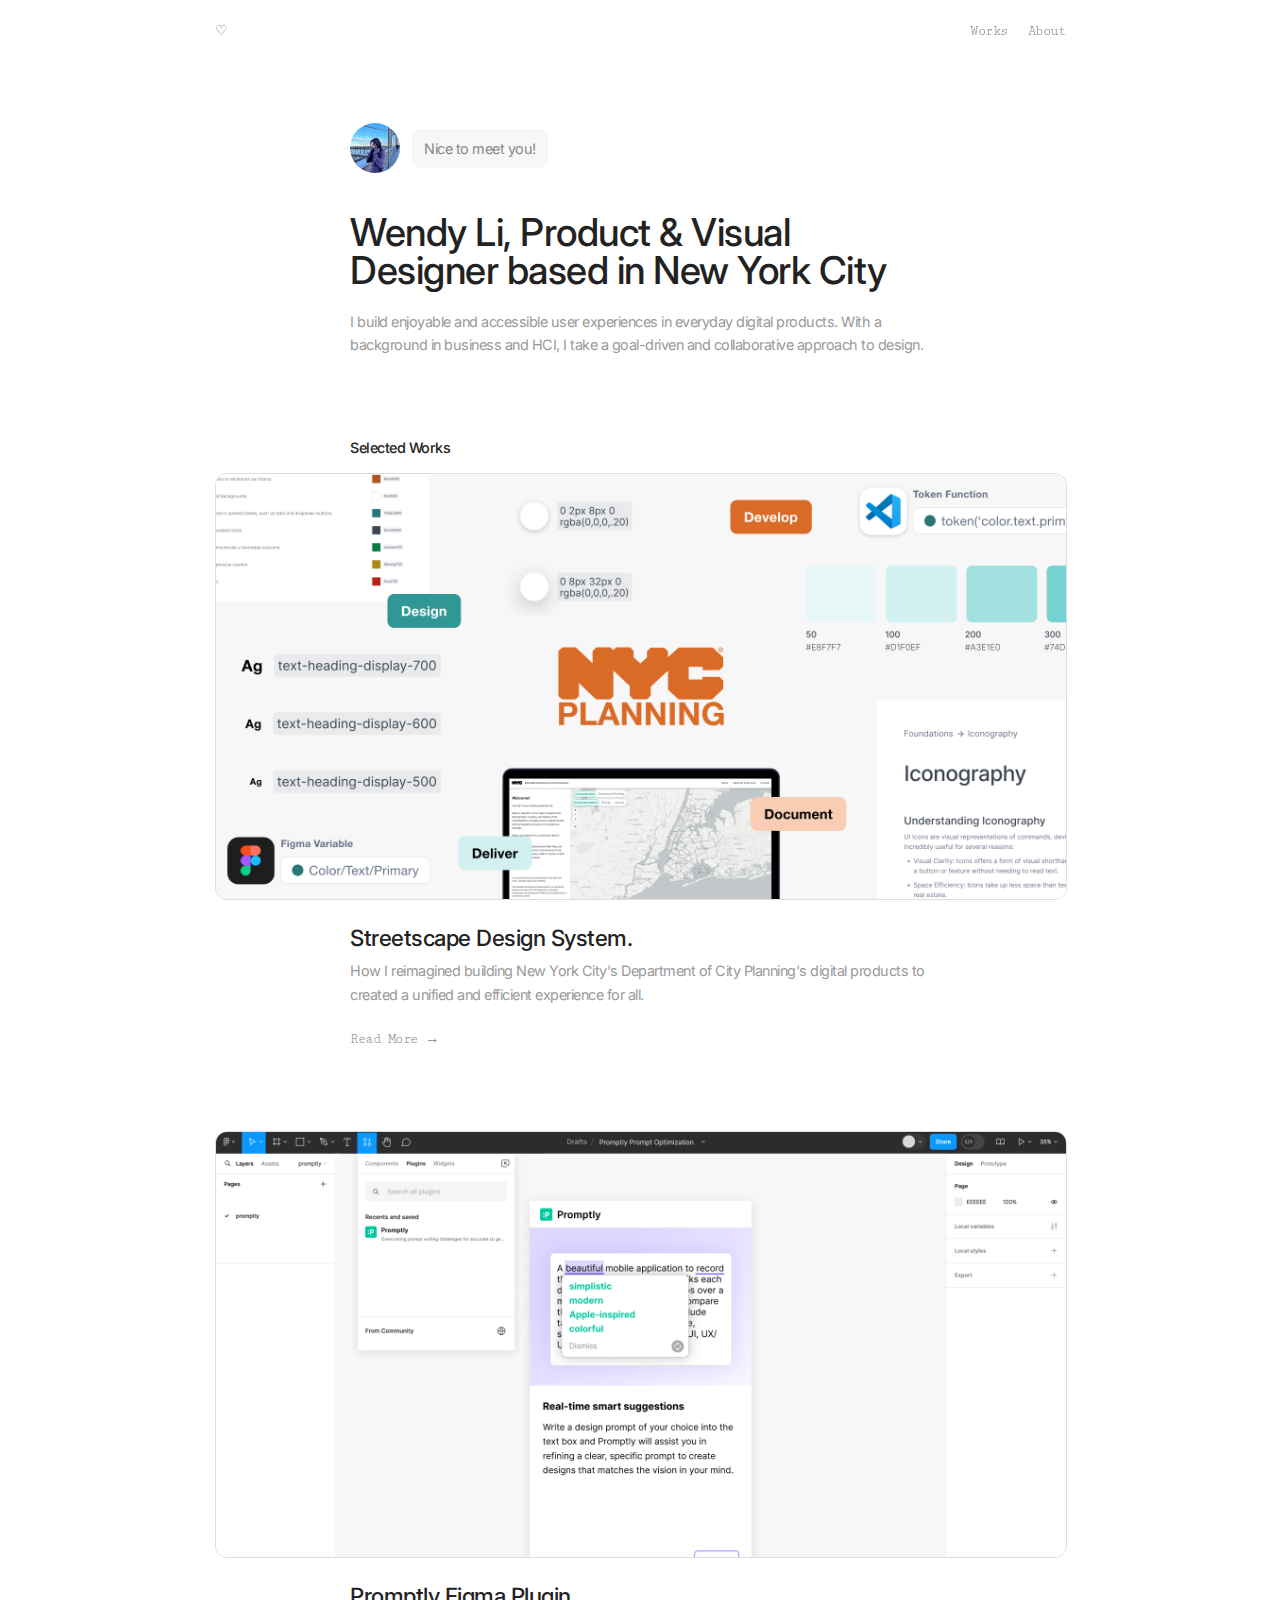
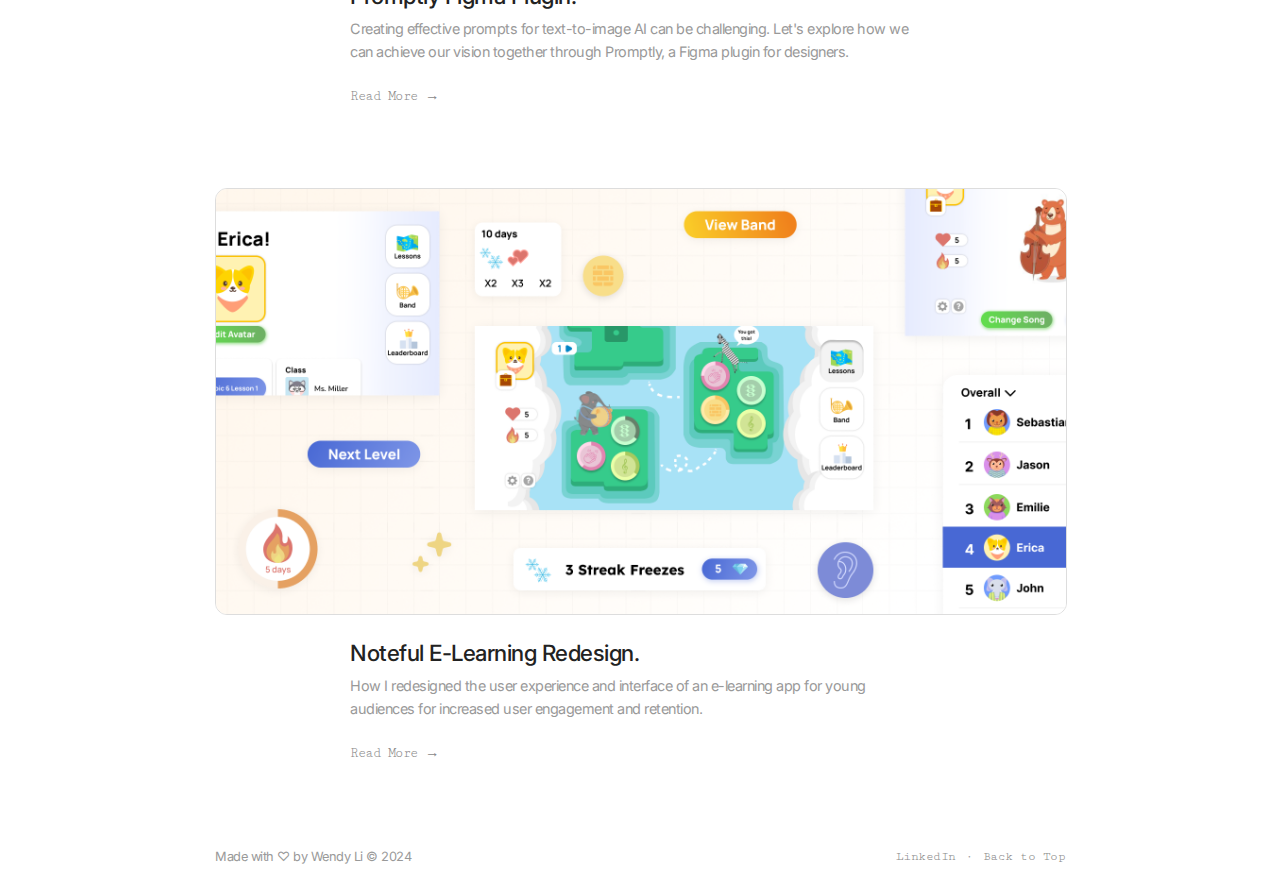
<file: index.html>
<!doctype html>
<html lang="en">
    <head>
        <meta charset="UTF-8">
        <title>Wendy's World</title>
        <meta name="description" content="wendy li's portfolio">
        
        <link rel="preconnect" href="https://fonts.googleapis.com">
        <link rel="preconnect" href="https://fonts.gstatic.com" crossorigin>
        <link href="https://fonts.googleapis.com/css2?family=EB+Garamond:ital,wght@0,400..800;1,400..800&family=Cutive+Mono&display=swap&family=Inter:ital,opsz,wght@0,14..32,100..900;1,14..32,100..900&display=swap" rel="stylesheet">

        <link rel="stylesheet" href="style.css">
    </head>

    <body class="fadeInUp-animation">
        <!-- header -->
        <div id="header">
            <a href="index.html" class="link-1">♡</a>
            <div class="header-links">
                <a href="index.html" class="link-1">Works</a>
                <a href="about.html" class="link-1">About</a>
            </div>
        </div>

        <div class="small">
            <div class="h-flex">
                <img class="profile-pic" src="assets/profile-pic.png" alt="Profile picture">
                <div class="text">Nice to meet you!</div>
            </div>

            <h1 class="home-heading-1">Wendy Li, Product & Visual Designer based in New York City</h1>
            <div class="home-text-1">I build enjoyable and accessible user experiences in everyday digital products. With a background in business and HCI, I take a goal-driven and collaborative approach to design.</div>

            <h3 class="home-heading-3">Selected Works</h3>
        </div>

        <a href="streetscape.html"><img class="image-1" src="assets/streetscape.png" alt="Streetscape project title image"></a>
        <div class="small">
            <h2 class="home-heading-2">Streetscape Design System.</h2>
            <div class="home-text-2">How I reimagined building New York City's Department of City Planning's digital products to created a unified and efficient experience for all.</div>
            <a href="streetscape.html" class="link-1">Read More →</a>
        </div>

        <a href="promptly.html"><img class="image-2" src="assets/promptly.png" alt="Promptly project title image"></a>
        <div class="small">
            <h2 class="home-heading-2">Promptly Figma Plugin.</h2>
            <div class="home-text-2">Creating effective prompts for text-to-image AI can be challenging. Let's explore how we can achieve our vision together through Promptly, a Figma plugin for designers.</div>
            <a href="promptly.html" class="link-1">Read More →</a>
        </div>

        <a href="noteful.html"><img class="image-2" src="assets/noteful.png" alt="Noteful project title image"></a>
        <div class="small">
            <h2 class="home-heading-2">Noteful E-Learning Redesign.</h2>
            <div class="home-text-2">How I redesigned the user experience and interface of an e-learning app for young audiences for increased user engagement and retention.</div>
            <a href="noteful.html" class="link-1">Read More →</a>
        </div>

    <!-- footer -->
    <div id="footer">
        <div>Made with ♡ by Wendy Li © 2024</div>
        <div class="footer-links">
            <a href="https://www.linkedin.com/in/wantongl/" class="link-1">LinkedIn</a>
            <div>∙</div>
            <a href="#top" class="link-1">Back to Top</a>
        </div>
    </div> 

    </body>
</html>
</file>
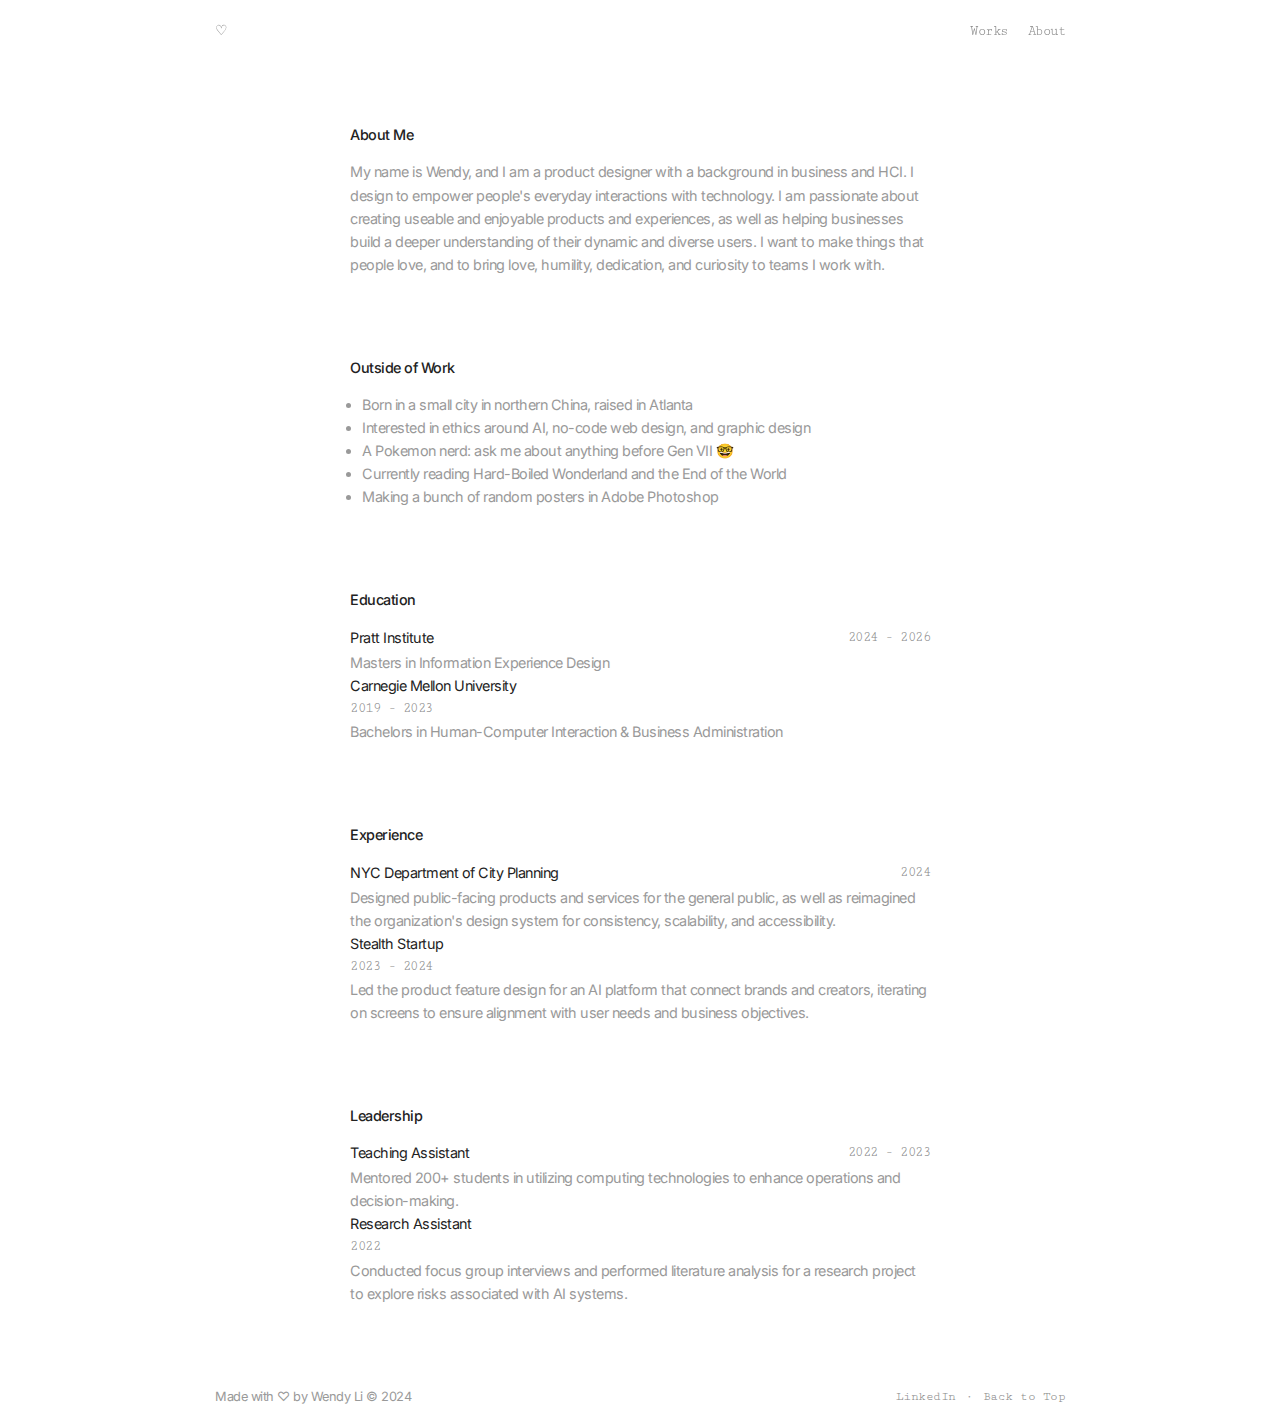
<file: about.html>
<!doctype html>
<html lang="en">
    <head>
        <meta charset="UTF-8">
        <title>about</title>
        <meta name="description" content="about page">
        
        <link rel="preconnect" href="https://fonts.googleapis.com">
        <link rel="preconnect" href="https://fonts.gstatic.com" crossorigin>
        <link href="https://fonts.googleapis.com/css2?family=EB+Garamond:ital,wght@0,400..800;1,400..800&family=Cutive+Mono&display=swap&family=Inter:ital,opsz,wght@0,14..32,100..900;1,14..32,100..900&display=swap" rel="stylesheet">

        <link rel="stylesheet" href="style.css">
    </head>

    <body class="fadeInUp-animation">
        <!-- header section -->
        <div id="header">
            <a href="index.html" class="link-1">♡</a>
            <div class="header-links">
                <a href="index.html" class="link-1">Works</a>
                <a href="about.html" class="link-1">About</a>
            </div>
        </div>

        <div class="small">
            <h3 class="home-heading-3">About Me</h3>
            <div>My name is Wendy, and I am a product designer with a background in business and HCI. I design to empower people's everyday interactions with technology. I am passionate about creating useable and enjoyable products and experiences, as well as helping businesses build a deeper understanding of their dynamic and diverse users. I want to make things that people love, and to bring love, humility, dedication, and curiosity to teams I work with.</div>

            <h3 class="home-heading-3">Outside of Work</h3>
            <!-- unordered list -->
            <ul class="unordered-list">
                <li class="list-item">Born in a small city in northern China, raised in Atlanta</li>
                <li class="list-item">Interested in ethics around AI, no-code web design, and graphic design</li>
                <li class="list-item">A Pokemon nerd: ask me about anything before Gen VII 🤓</li>
                <li class="list-item">Currently reading Hard-Boiled Wonderland and the End of the World</li>
                <li class="list-item">Making a bunch of random posters in Adobe Photoshop</li>
            </ul>

            <h3 class="home-heading-3">Education</h3>
            
            <div class="h-flex-2">
                <span style="color:#222">Pratt Institute</span>
                <div class="cutive">2024 - 2026</div>
            </div>
            <div>Masters in Information Experience Design</div>

            <div class="h-flex-3">
                <span style="color:#222">Carnegie Mellon University</span>
                <div class="cutive">2019 - 2023</div>
            </div>
            <div>Bachelors in Human-Computer Interaction & Business Administration</div>

            <h3 class="home-heading-3">Experience</h3>

            <div class="h-flex-2">
                <span style="color:#222">NYC Department of City Planning</span>
                <div class="cutive">2024</div>
            </div>
            <div>Designed public-facing products and services for the general public, as well as reimagined the organization's design system for consistency, scalability, and accessibility.</div>

            <div class="h-flex-3">
                <span style="color:#222">Stealth Startup</span>
                <div class="cutive">2023 - 2024</div>
            </div>
            <div>Led the product feature design for an AI platform that connect brands and creators, iterating on screens to ensure alignment with user needs and business objectives.</div>

            <h3 class="home-heading-3">Leadership</h3>

            <div class="h-flex-2">
                <span style="color:#222">Teaching Assistant</span>
                <div class="cutive">2022 - 2023</div>
            </div>
            <div>Mentored 200+ students in utilizing computing technologies to enhance operations and decision-making.</div>

            <div class="h-flex-3">
                <span style="color:#222">Research Assistant</span>
                <div class="cutive">2022</div>
            </div>
            <div>Conducted focus group interviews and performed literature analysis for a research project to explore risks associated with AI systems.</div>
        </div>

        <!-- footer -->
        <div id="footer">
            <div>Made with ♡ by Wendy Li © 2024</div>
            <div class="footer-links">
                <a href="https://www.linkedin.com/in/wantongl/" class="link-1">LinkedIn</a>
                <div>∙</div>
                <a href="#top" class="link-1">Back to Top</a>
            </div>
        </div>
    </body>

</html>
</file>
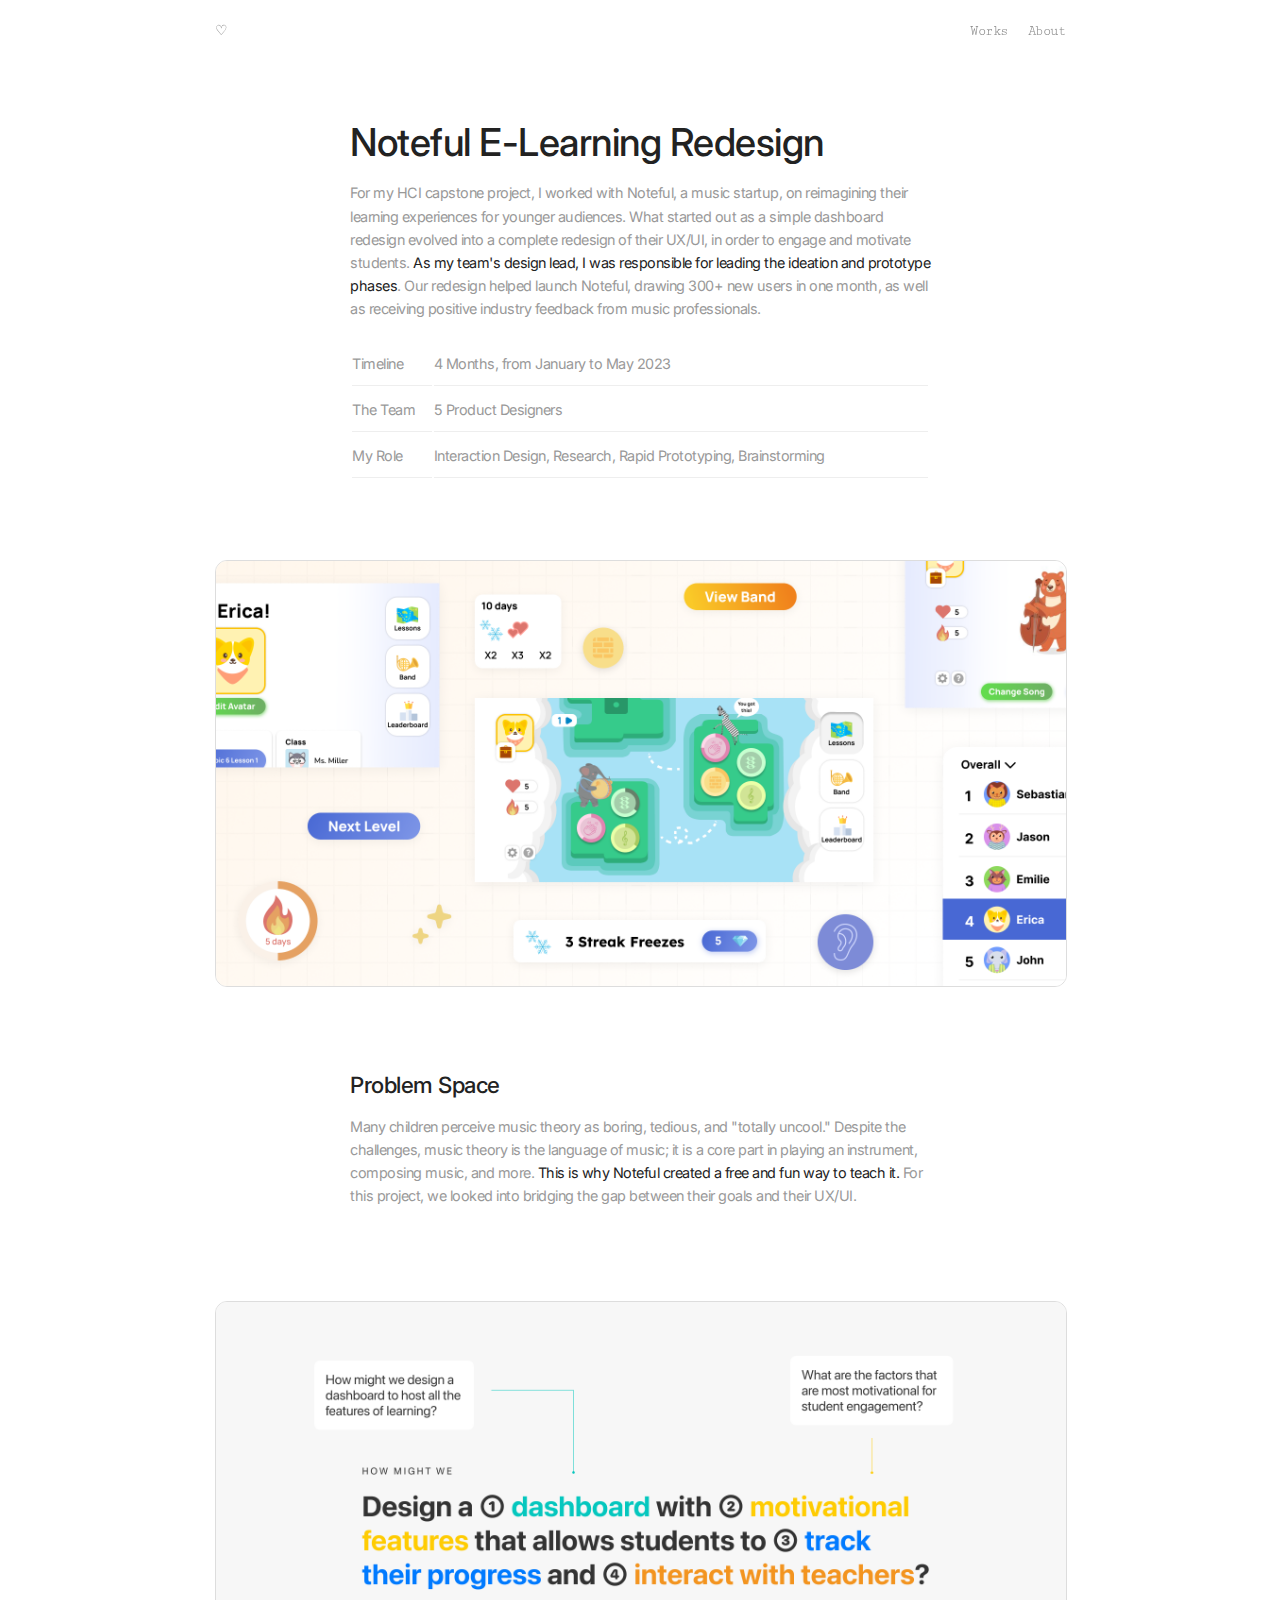
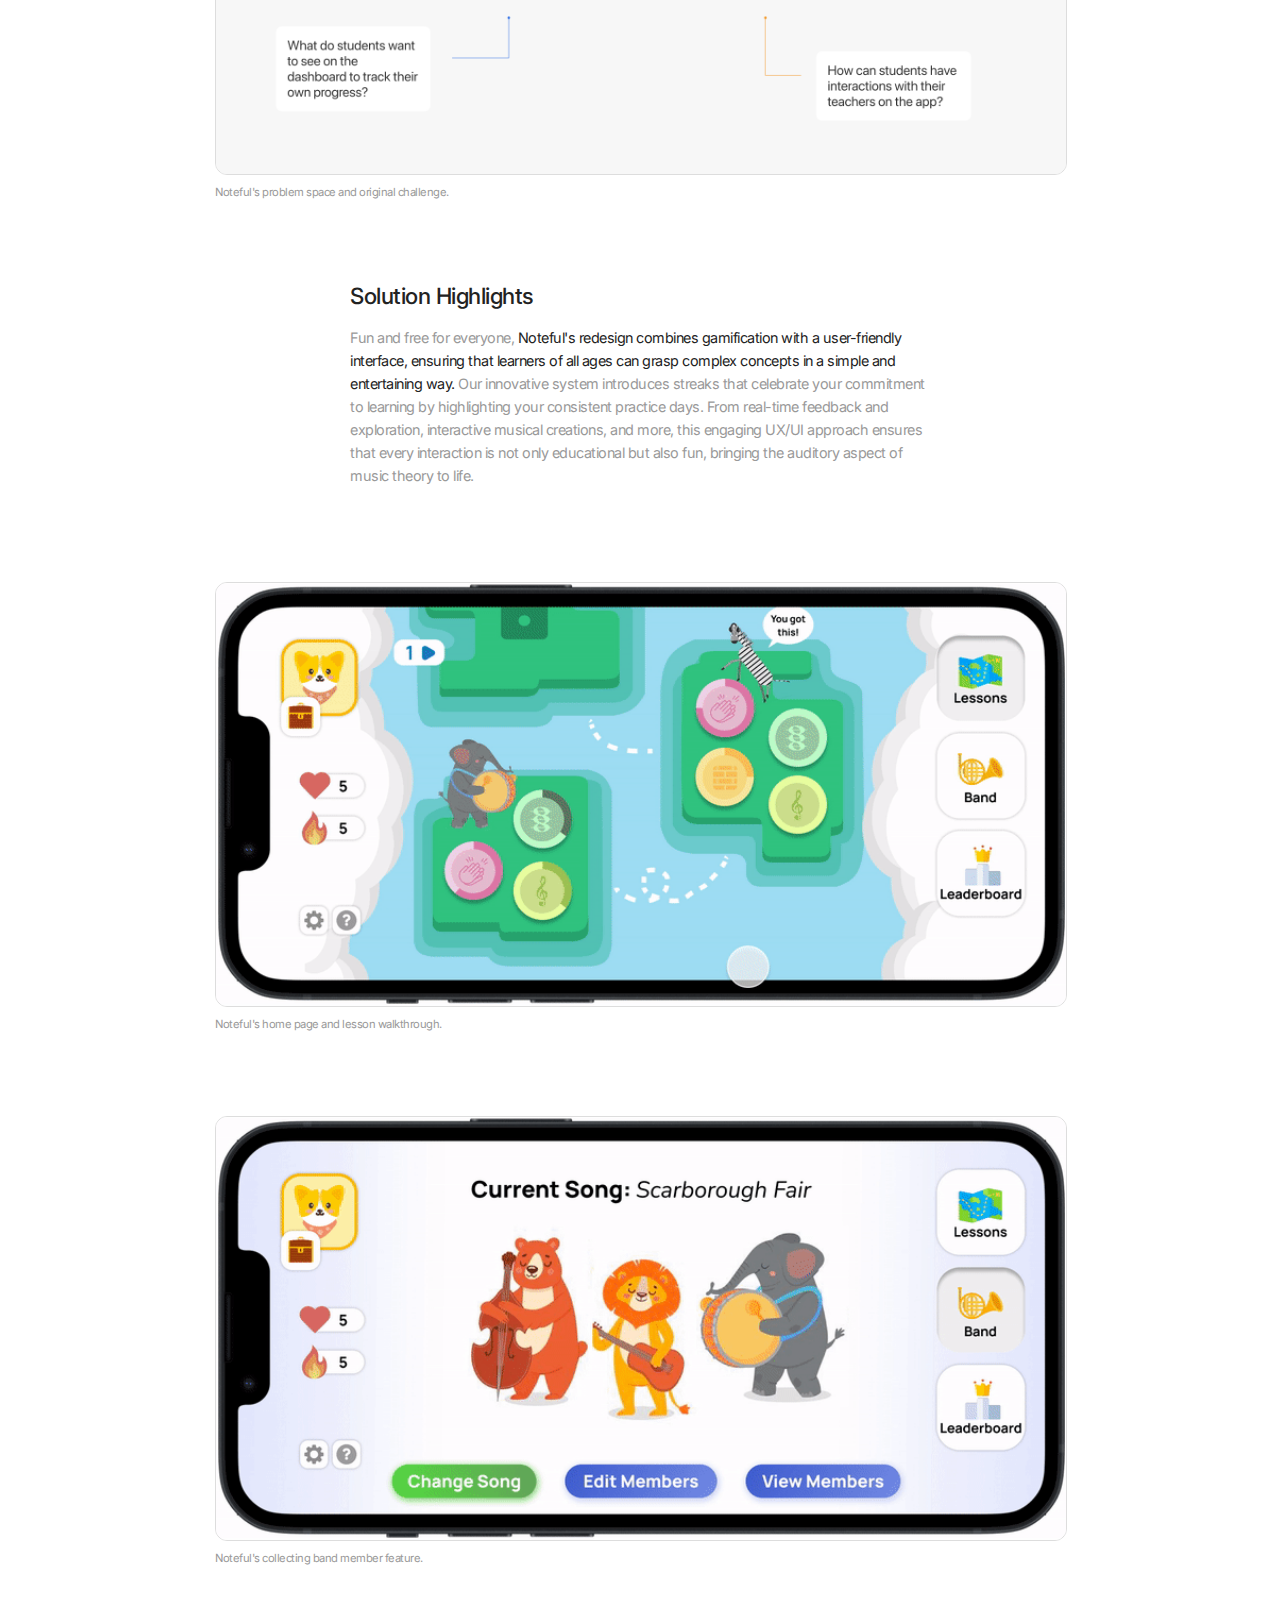
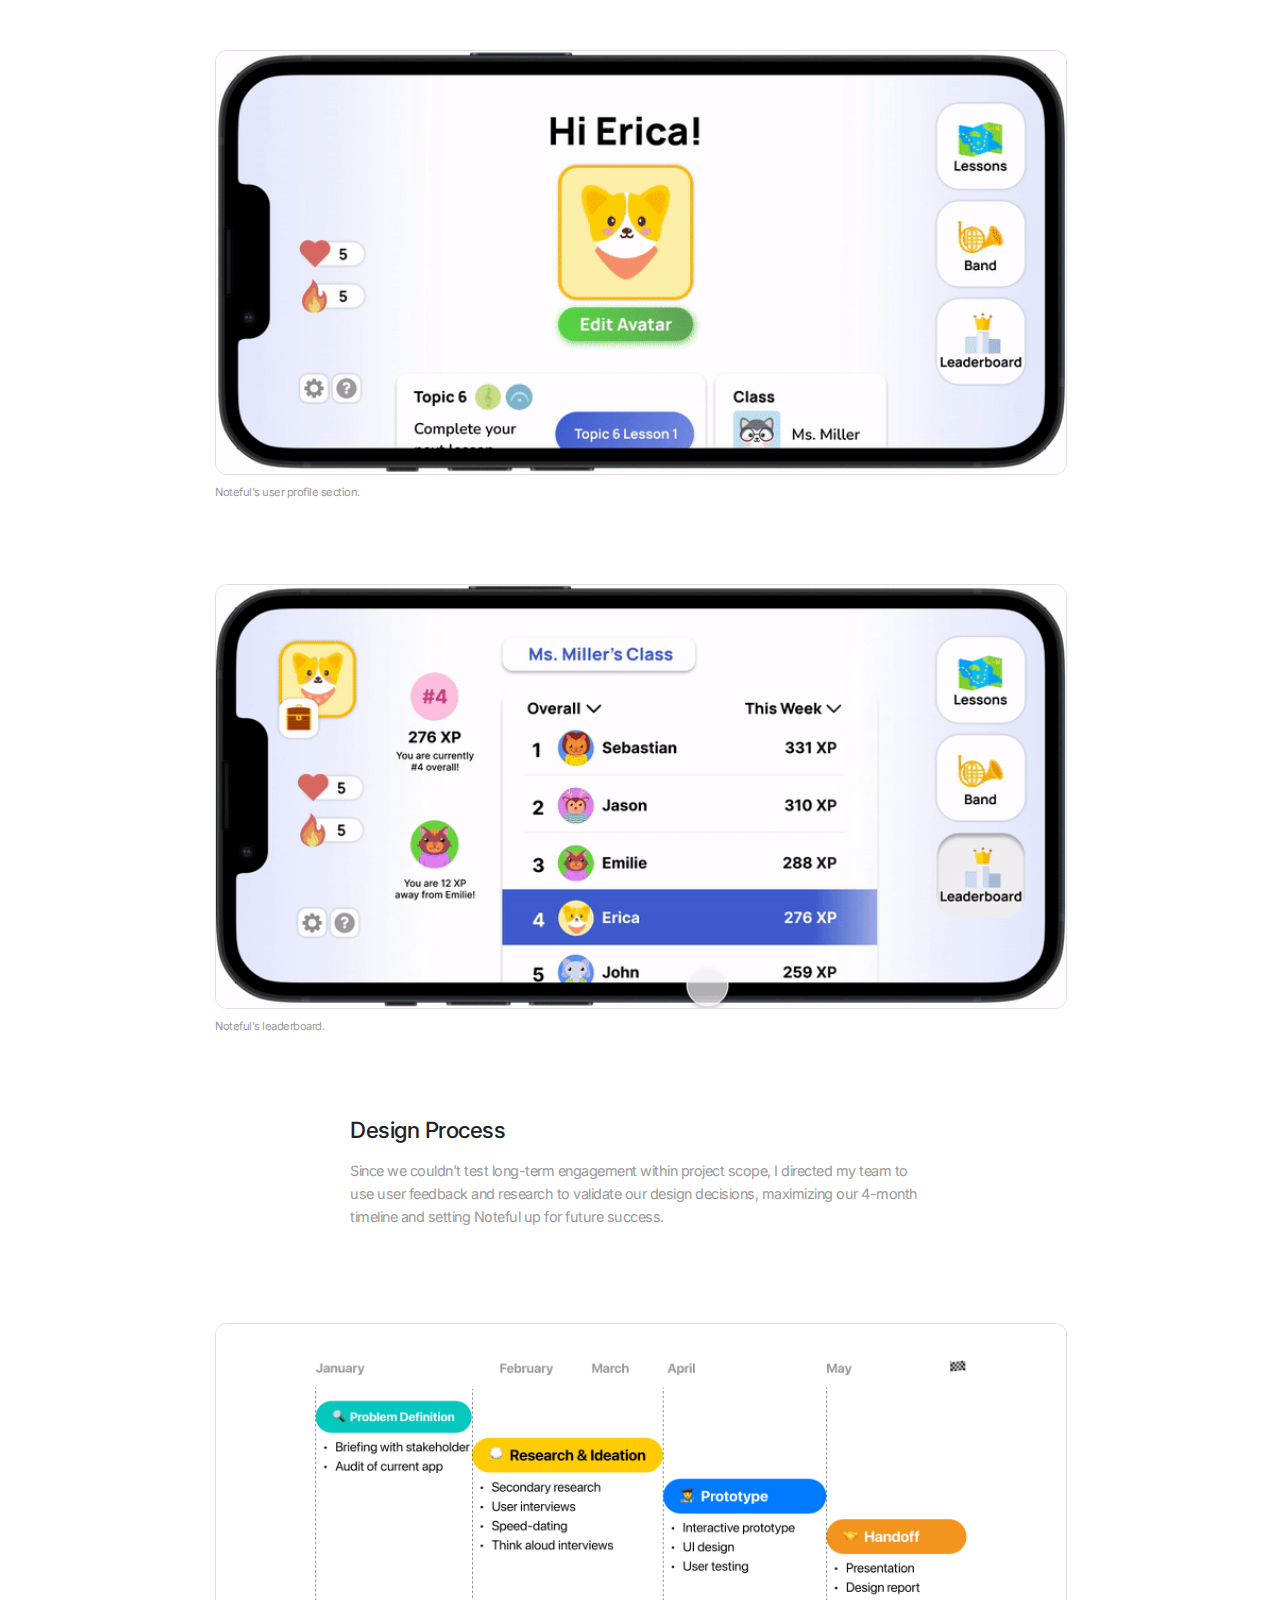
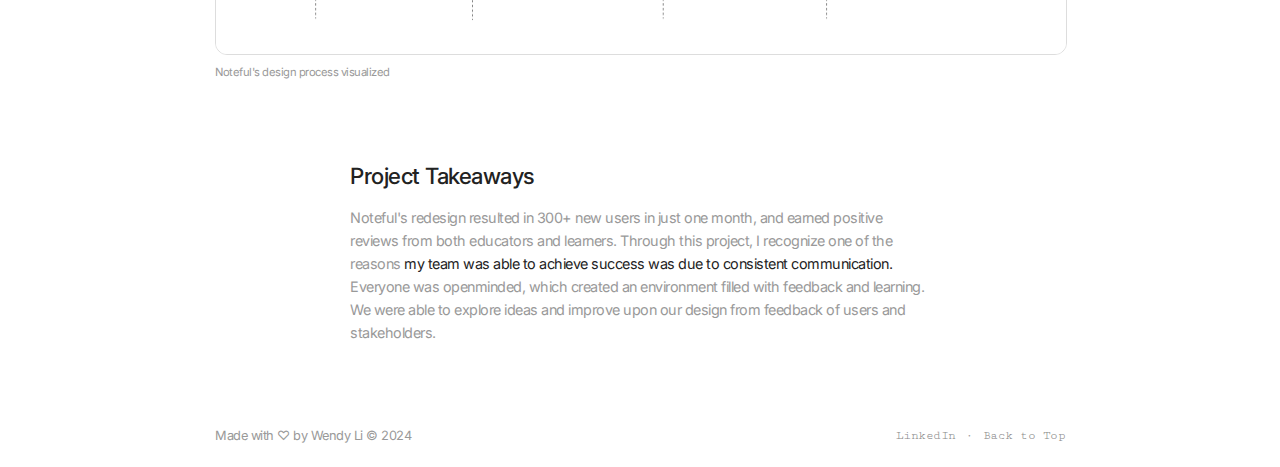
<file: noteful.html>
<!doctype html>
<html lang="en">
    <head>
        <meta charset="UTF-8">
        <title>Noteful</title>
        <meta name="description" content="noteful">
        
        <link rel="preconnect" href="https://fonts.googleapis.com">
        <link rel="preconnect" href="https://fonts.gstatic.com" crossorigin>
        <link href="https://fonts.googleapis.com/css2?family=EB+Garamond:ital,wght@0,400..800;1,400..800&family=Cutive+Mono&display=swap&family=Inter:ital,opsz,wght@0,14..32,100..900;1,14..32,100..900&display=swap" rel="stylesheet">

        <link rel="stylesheet" href="style.css">
    </head>

    <body class="fadeInUp-animation">
        <!-- header -->
        <div id="header">
            <a href="index.html" class="link-1">♡</a>
            <div class="header-links">
                <a href="index.html" class="link-1">Works</a>
                <a href="about.html" class="link-1">About</a>
            </div>
        </div>
        <div class="small">
            <h1 class="home-heading-1">Noteful E-Learning Redesign</h1>
            <div class="home-text-1">For my HCI capstone project, I worked with Noteful, a music startup, on reimagining their learning experiences for younger audiences. What started out as a simple dashboard redesign evolved into a complete redesign of their UX/UI, in order to engage and motivate students. <span class="bold-text">As my team's design lead, I was responsible for leading the ideation and prototype phases</span>. Our redesign helped launch Noteful, drawing 300+ new users in one month, as well as receiving positive industry feedback from music professionals.</div>

            <!-- table -->
            <table>
                <tr>
                    <td>Timeline</td>
                    <td>4 Months, from January to May 2023</td>
                </tr>
                <tr>
                    <td>The Team</td>
                    <td>5 Product Designers</td>
                </tr>
                <tr>
                    <td>My Role</td>
                    <td>Interaction Design, Research, Rapid Prototyping, Brainstorming</td>
                </tr>
            </table>
        </div>

        <img class="image-2" src="assets/noteful.png" alt="noteful project title image">

        <div class="small-2">
            <h2 class="proj-heading-1">Problem Space</h2>
            <p>Many children perceive music theory as boring, tedious, and "totally uncool." Despite the challenges, music theory is the language of music; it is a core part in playing an instrument, composing music, and more. <span class="bold-text">This is why Noteful created a free and fun way to teach it.</span> For this project, we looked into bridging the gap between their goals and their UX/UI.</p>
        </div>

        <img class="image-2" src="assets/noteful-problem-statement.png" alt="Noteful's problem space and original challenge">
        <div class="caption">Noteful's problem space and original challenge.</div>

        <div class="small-2">
            <h2 class="proj-heading-1">Solution Highlights</h2>
            <p>Fun and free for everyone, <span class="bold-text">Noteful's redesign combines gamification with a user-friendly interface, ensuring that learners of all ages can grasp complex concepts in a simple and entertaining way.</span> Our innovative system introduces streaks that celebrate your commitment to learning by highlighting your consistent practice days. From real-time feedback and exploration, interactive musical creations, and more, this engaging UX/UI approach ensures that every interaction is not only educational but also fun, bringing the auditory aspect of music theory to life.</p>
        </div>

        <img class="image-2" src="assets/noteful-solution.gif" alt="Noteful's home page and lesson walkthrough">
        <div class="caption">Noteful's home page and lesson walkthrough.</div>

        <img class="image-2" src="assets/noteful-solution-2.gif" alt="Noteful's collecting band member feature">
        <div class="caption">Noteful's collecting band member feature.</div>

        <img class="image-2" src="assets/noteful-solution-3.gif" alt="Noteful's user profile section">
        <div class="caption">Noteful's user profile section.</div>

        <img class="image-2" src="assets/noteful-solution-4.gif" alt="Noteful's leaderboard">
        <div class="caption">Noteful's leaderboard.</div>

        <div class="small-2">
            <h2 class="proj-heading-1">Design Process</h2>
            <p>Since we couldn’t test long-term engagement within project scope, I directed my team to use user feedback and research to validate our design decisions, maximizing our 4-month timeline and setting Noteful up for future success.</p>
        </div>

        <img class="image-2" src="assets/noteful-design-process.png" alt="Noteful's design process visualized">
        <div class="caption">Noteful's design process visualized</div>

        <div class="small-2">
            <h2 class="proj-heading-1">Project Takeaways</h2>
            <p>Noteful's redesign resulted in 300+ new users in just one month, and earned positive reviews from both educators and learners. Through this project, I recognize one of the reasons <span class="bold-text">my team was able to achieve success was due to consistent communication.</span> Everyone was openminded, which created an environment filled with feedback and learning. We were able to explore ideas and improve upon our design from feedback of users and stakeholders.</p>
        </div>

        <!-- footer -->
        <div id="footer">
            <div>Made with ♡ by Wendy Li © 2024</div>
            <div class="footer-links">
                <a href="https://www.linkedin.com/in/wantongl/" class="link-1">LinkedIn</a>
                <div>∙</div>
                <a href="#top" class="link-1">Back to Top</a>
            </div>
        </div> 
    </body>

</html>
</file>
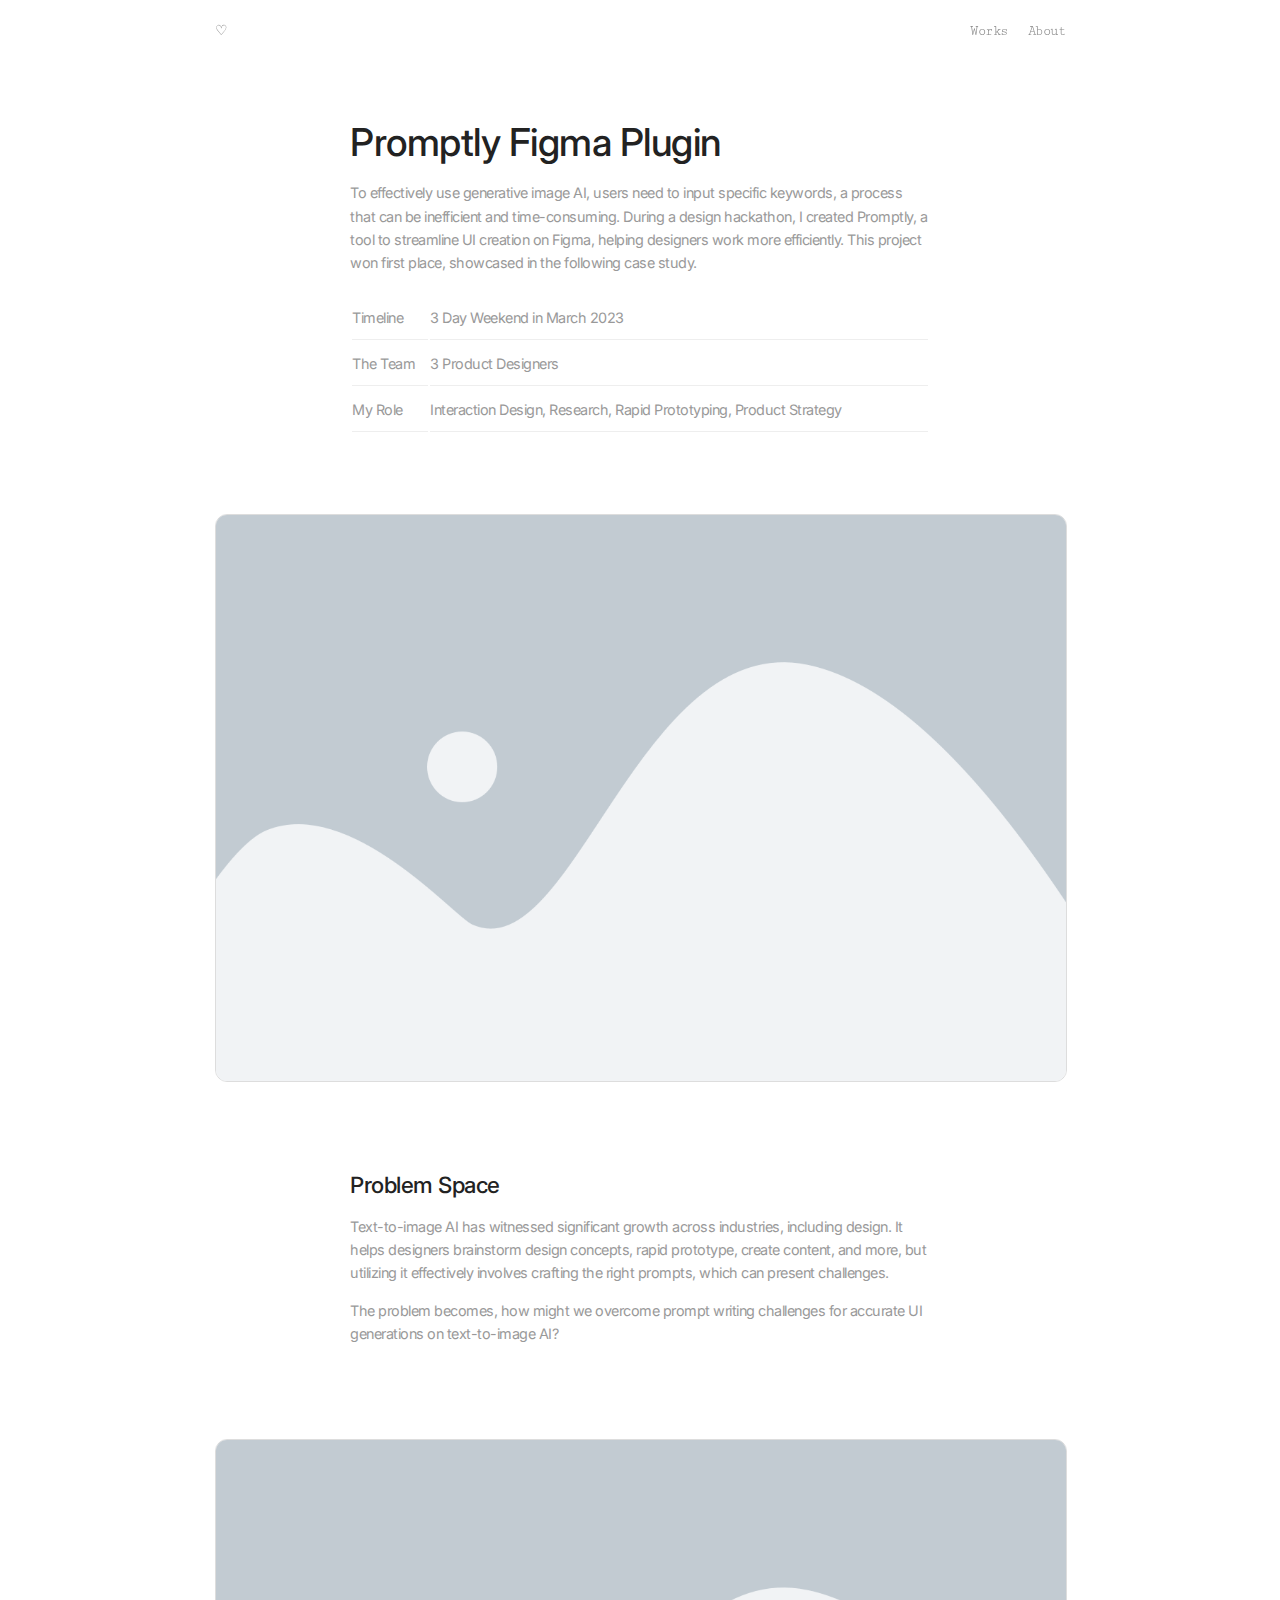
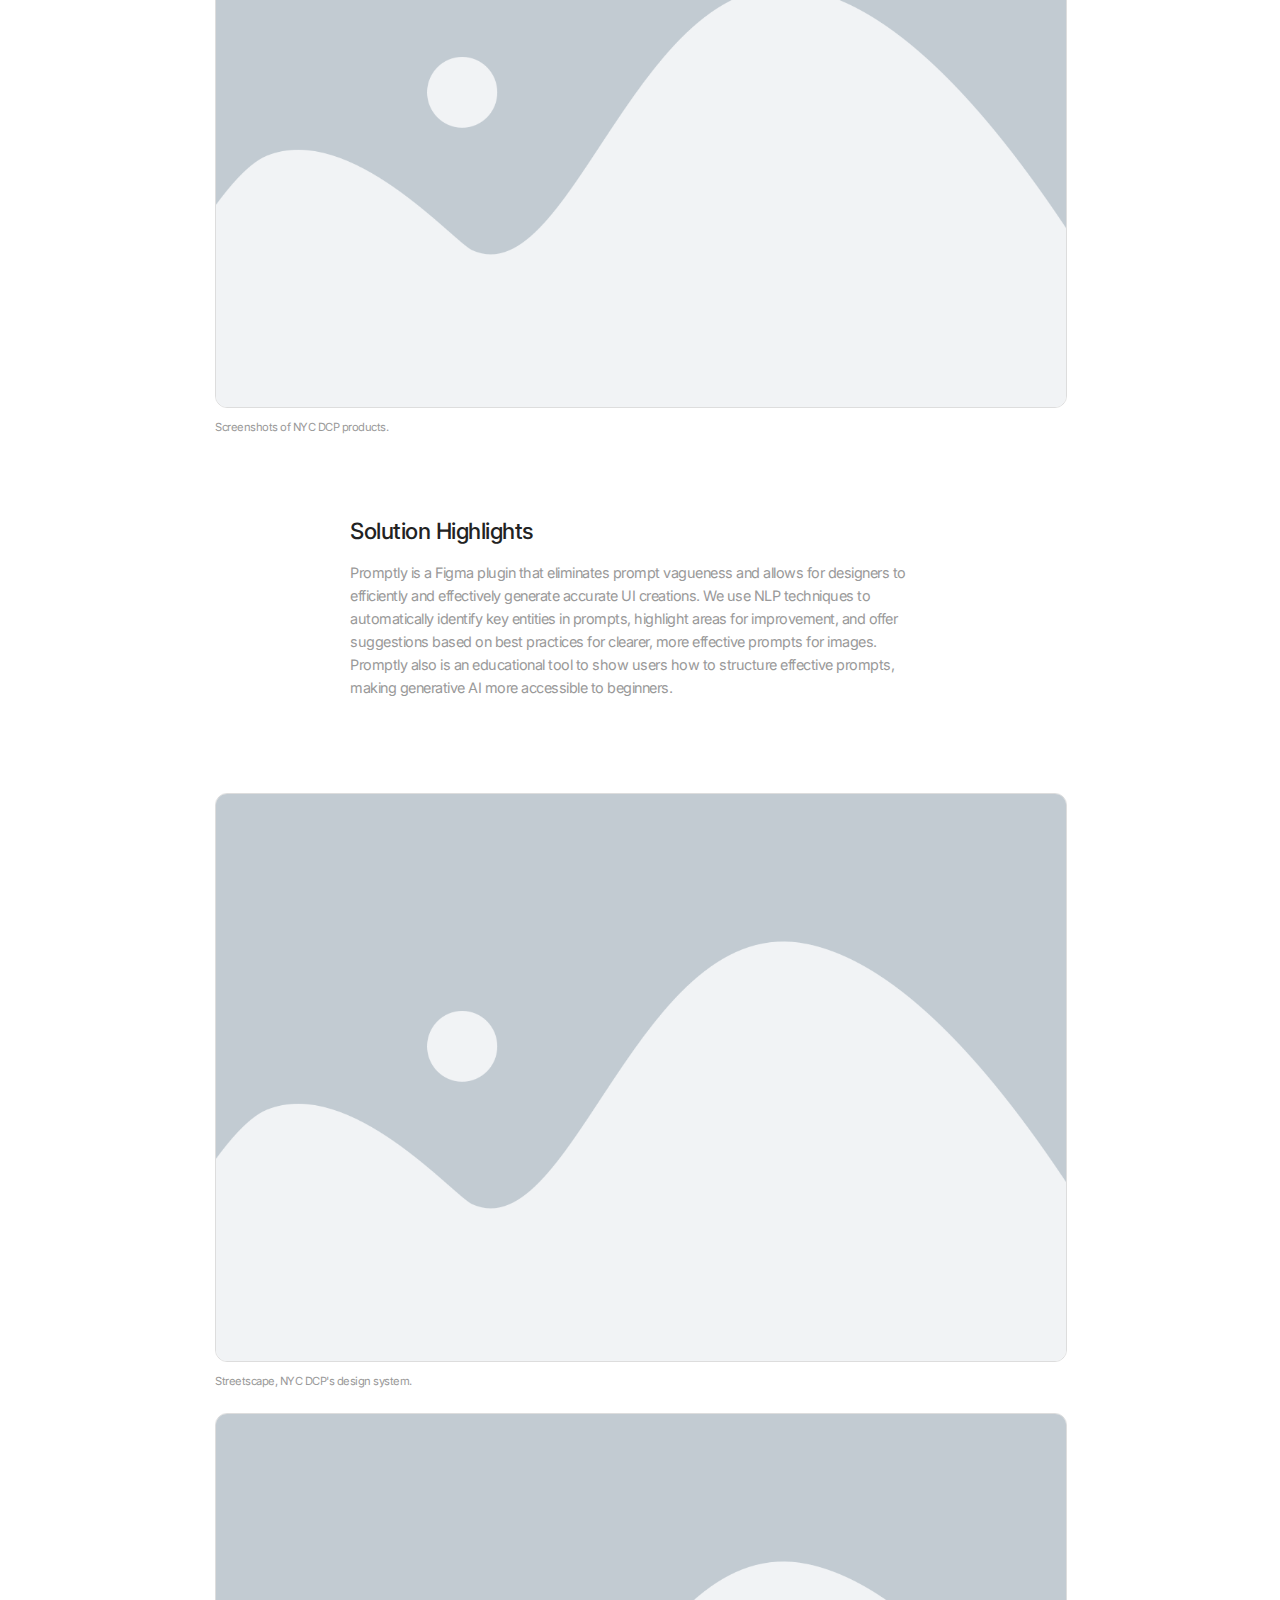
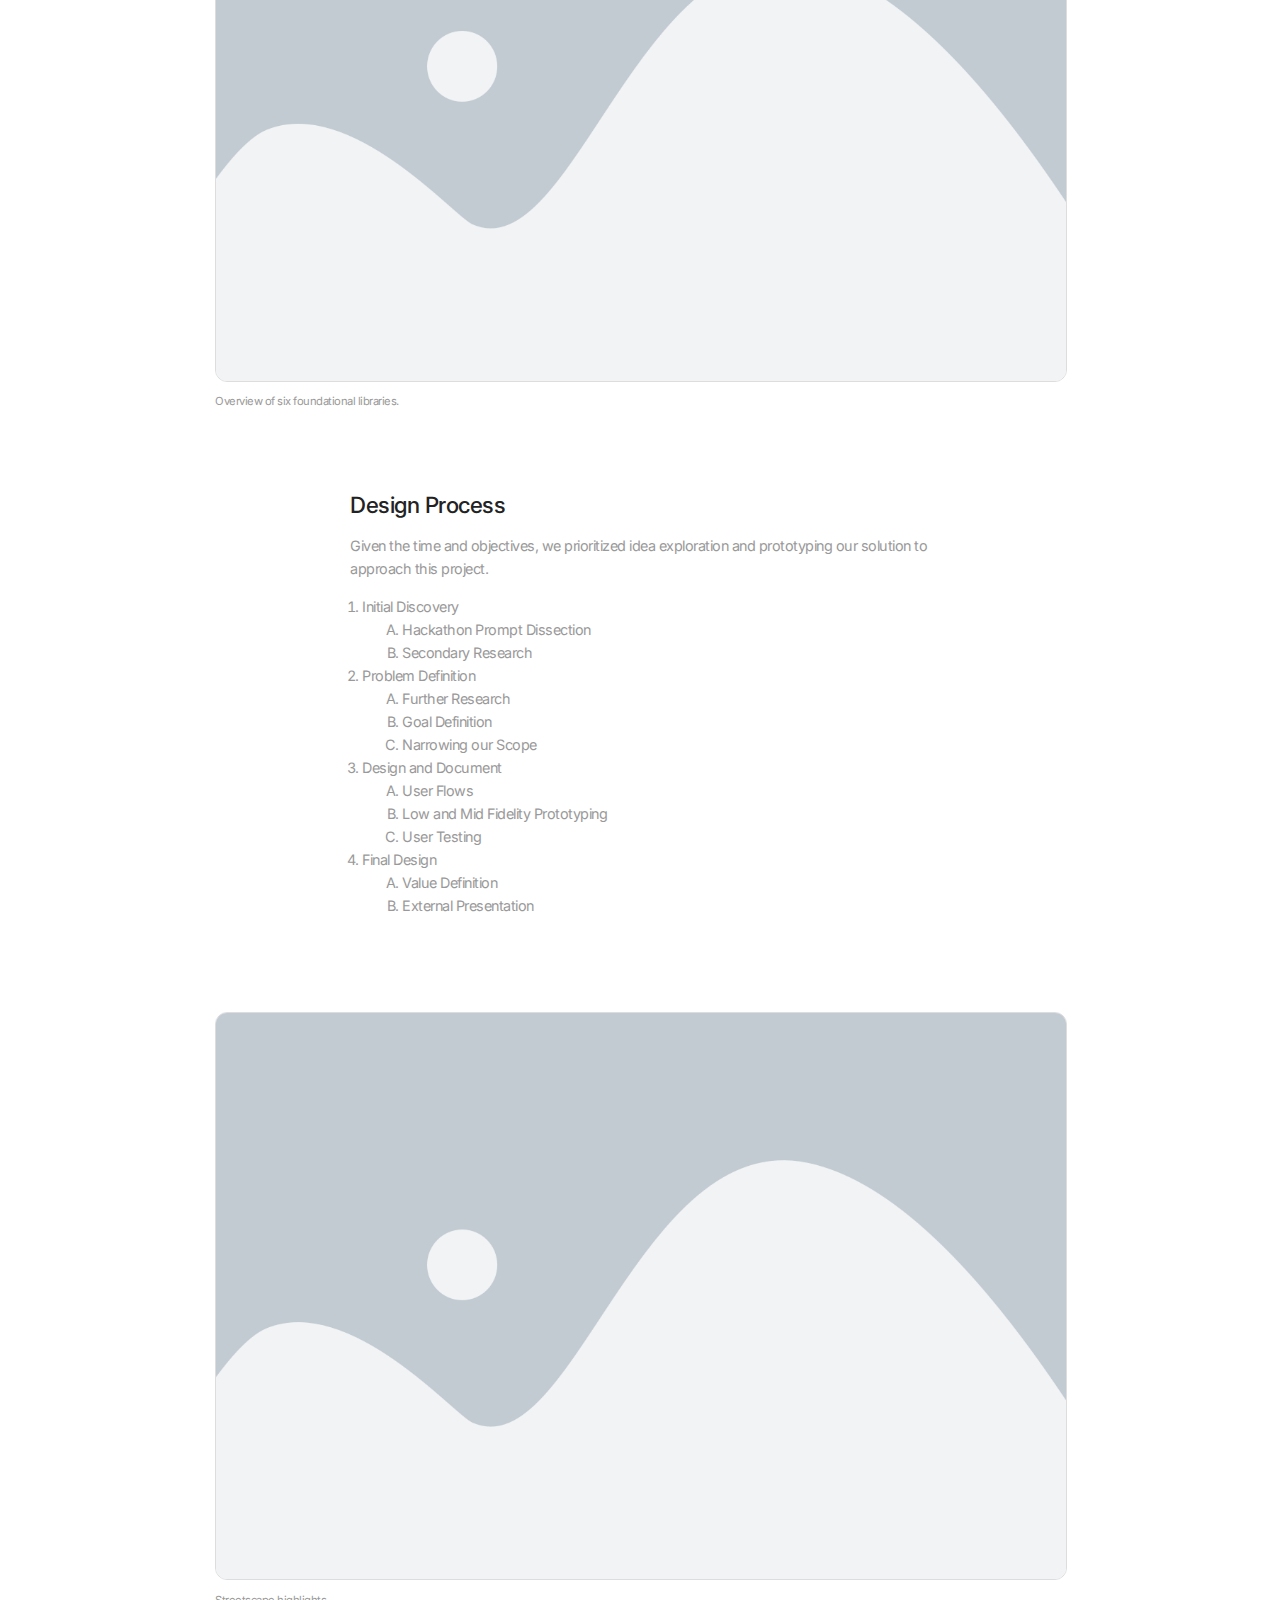
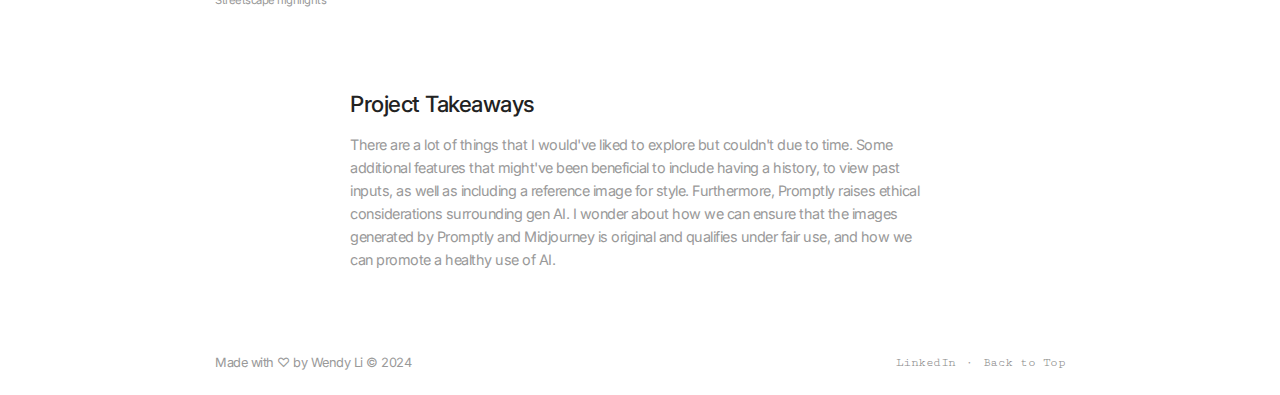
<file: promptly.html>
<!doctype html>
<html lang="en">
    <head>
        <meta charset="UTF-8">
        <title>promptly</title>
        <meta name="description" content="promptly">
        
        <link rel="preconnect" href="https://fonts.googleapis.com">
        <link rel="preconnect" href="https://fonts.gstatic.com" crossorigin>
        <link href="https://fonts.googleapis.com/css2?family=EB+Garamond:ital,wght@0,400..800;1,400..800&family=Cutive+Mono&display=swap&family=Inter:ital,opsz,wght@0,14..32,100..900;1,14..32,100..900&display=swap" rel="stylesheet">

        <link rel="stylesheet" href="style.css">
    </head>

    <body class="fadeInUp-animation">
        <!-- header -->
        <div id="header">
            <a href="index.html" class="link-1">♡</a>
            <div class="header-links">
                <a href="index.html" class="link-1">Works</a>
                <a href="about.html" class="link-1">About</a>
            </div>
        </div>
        <div class="small">
            <h1 class="home-heading-1">Promptly Figma Plugin</h1>
            <div class="home-text-1">To effectively use generative image AI, users need to input specific keywords, a process that can be inefficient and time-consuming. During a design hackathon, I created Promptly, a tool to streamline UI creation on Figma, helping designers work more efficiently. This project won first place, showcased in the following case study.</div>

            <!-- table -->
            <table>
                <tr>
                    <td>Timeline</td>
                    <td>3 Day Weekend in March 2023</td>
                </tr>
                <tr>
                    <td>The Team</td>
                    <td>3 Product Designers</td>
                </tr>
                <tr>
                    <td>My Role</td>
                    <td>Interaction Design, Research, Rapid Prototyping, Product Strategy</td>
                </tr>
            </table>
        </div>

        <img class="image-1" src="image-1.webp" alt="blah" style="margin:80px 0px 5px 0px;">

        <div class="small" style="margin-top:80px">
            <h2 class="proj-heading-1">Problem Space</h2>
            <p>Text-to-image AI has witnessed significant growth across industries, including design. It helps designers brainstorm design concepts, rapid prototype, create content, and more, but utilizing it effectively involves crafting the right prompts, which can present challenges.</p>

            <p>The problem becomes, how might we overcome prompt writing challenges for accurate UI generations on text-to-image AI?</p>
        </div>

        <img class="image-1" src="image-1.webp" alt="blah" style="margin:80px 0px 2px 0px;">
        <div class="caption">Screenshots of NYC DCP products.</div>

        <div class="small" style="margin-top:80px">
            <h2 class="proj-heading-1">Solution Highlights</h2>
            <p>Promptly is a Figma plugin that eliminates prompt vagueness and allows for designers to efficiently and effectively generate accurate UI creations. We use NLP techniques to automatically identify key entities in prompts, highlight areas for improvement, and offer suggestions based on best practices for clearer, more effective prompts for images. Promptly also is an educational tool to show users how to structure effective prompts, making generative AI more accessible to beginners.</p>
        </div>

        <img class="image-1" src="image-1.webp" alt="blah" style="margin:80px 0px 2px 0px;">
        <div class="caption">Streetscape, NYC DCP's design system.</div>

        <img class="image-1" src="image-1.webp" alt="blah" style="margin:20px 0px 2px 0px;">
        <div class="caption">Overview of six foundational libraries.</div>

        <div class="small" style="margin-top:80px">
            <h2 class="proj-heading-1">Design Process</h2>
            <p>Given the time and objectives, we prioritized idea exploration and prototyping our solution to approach this project.</p>

            <!-- nested list -->
            <ol>
                <li class="list-item">Initial Discovery</li>
                <ol type="A">
                    <li class="list-item">Hackathon Prompt Dissection</li>
                    <li class="list-item">Secondary Research</li>
                </ol>

                <li class="list-item">Problem Definition</li>
                <ol type="A">
                    <li class="list-item">Further Research</li>
                    <li class="list-item">Goal Definition</li>
                    <li class="list-item">Narrowing our Scope</li>
                </ol>

                <li class="list-item">Design and Document</li>
                <ol type="A">
                    <li class="list-item">User Flows</li>
                    <li class="list-item">Low and Mid Fidelity Prototyping</li>
                    <li class="list-item">User Testing</li>
                </ol>

                <li class="list-item">Final Design</li>
                <ol type="A">
                    <li class="list-item">Value Definition</li>
                    <li class="list-item">External Presentation</li>
                </ol>
            </ol>
        </div>

        <img class="image-1" src="image-1.webp" alt="blah" style="margin:80px 0px 2px 0px;">
        <div class="caption">Streetscape highlights</div>

        <div class="small" style="margin-top:80px">
            <h2 class="proj-heading-1">Project Takeaways</h2>
            <p>There are a lot of things that I would've liked to explore but couldn't due to time. Some additional features that might've been beneficial to include having a history, to view past inputs, as well as including a reference image for style. Furthermore, Promptly raises ethical considerations surrounding gen AI. I wonder about how we can ensure that the images generated by Promptly and Midjourney is original and qualifies under fair use, and how we can promote a healthy use of AI.</p>
        </div>

        <!-- footer -->
        <div id="footer">
            <div>Made with ♡ by Wendy Li © 2024</div>
            <div class="footer-links">
                <a href="https://www.linkedin.com/in/wantongl/" class="link-1">LinkedIn</a>
                <div>∙</div>
                <a href="#top" class="link-1">Back to Top</a>
            </div>
        </div> 
    </body>

</html>
</file>
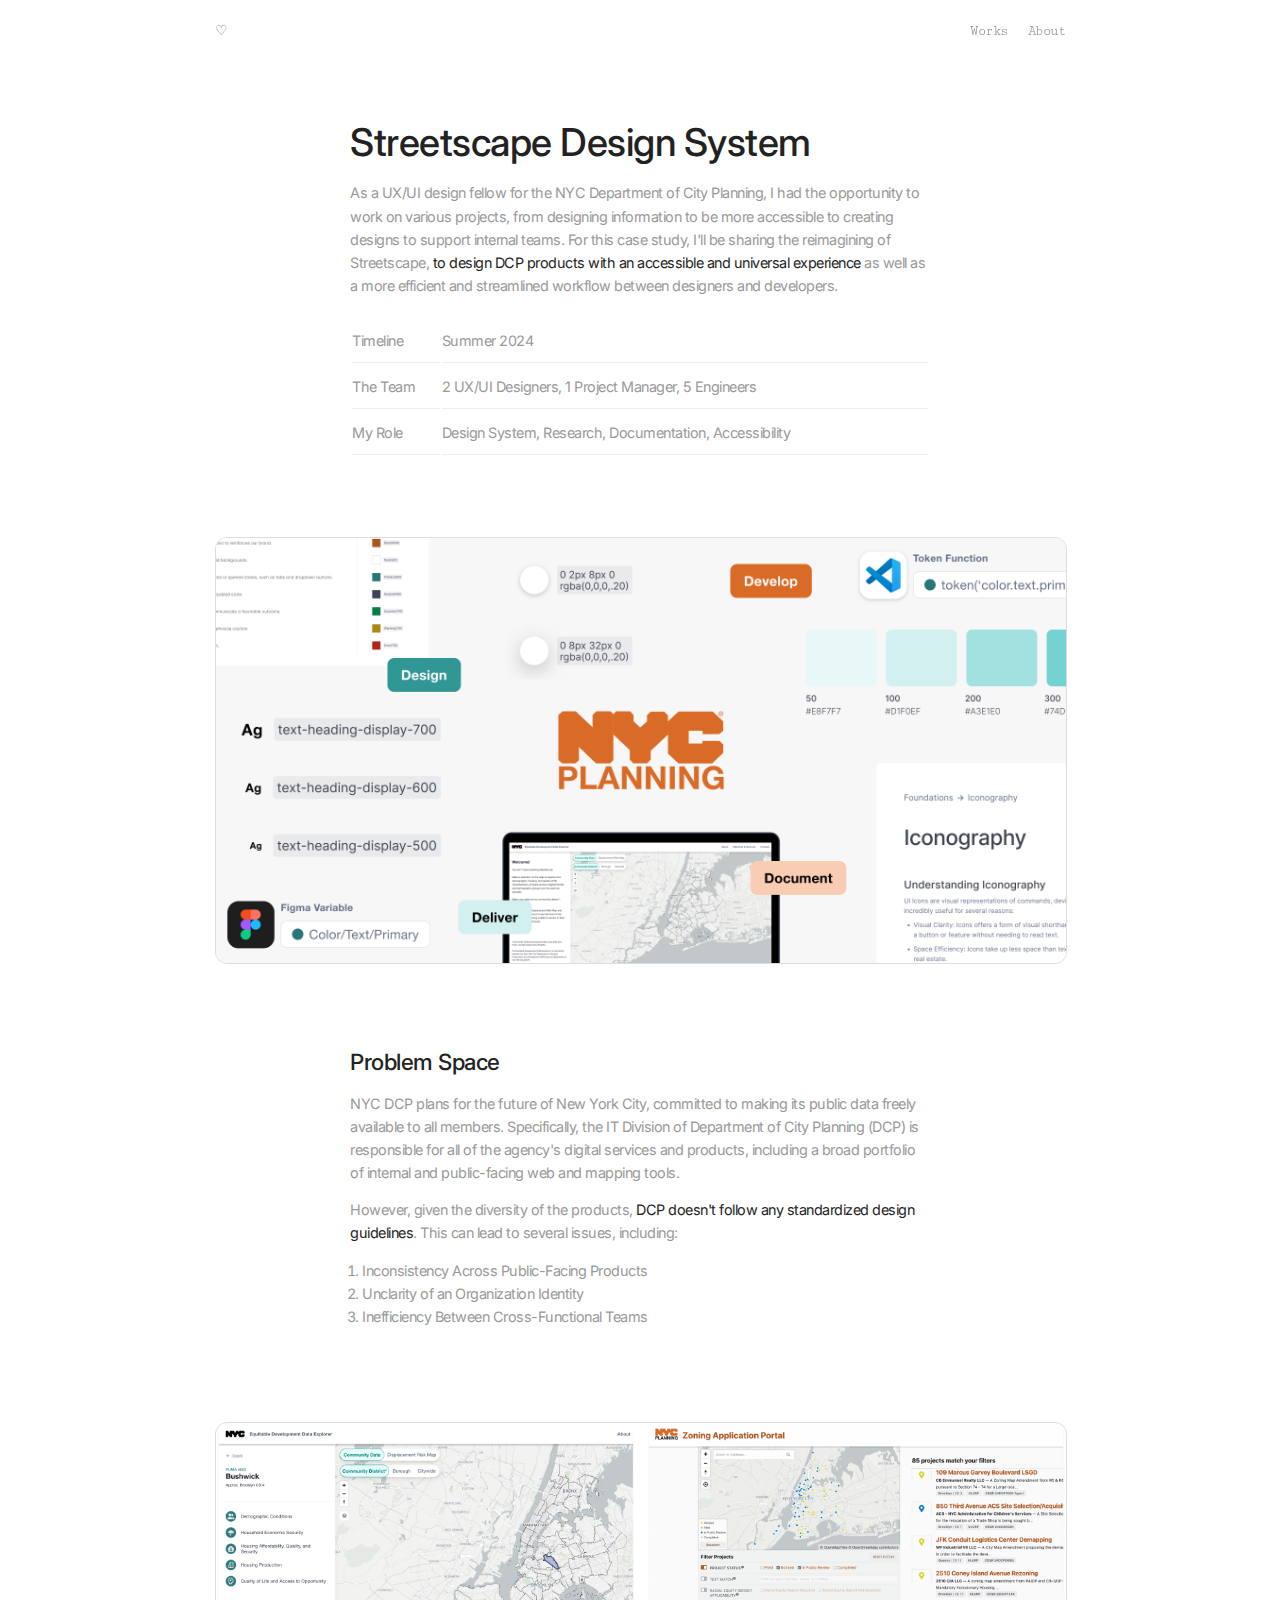
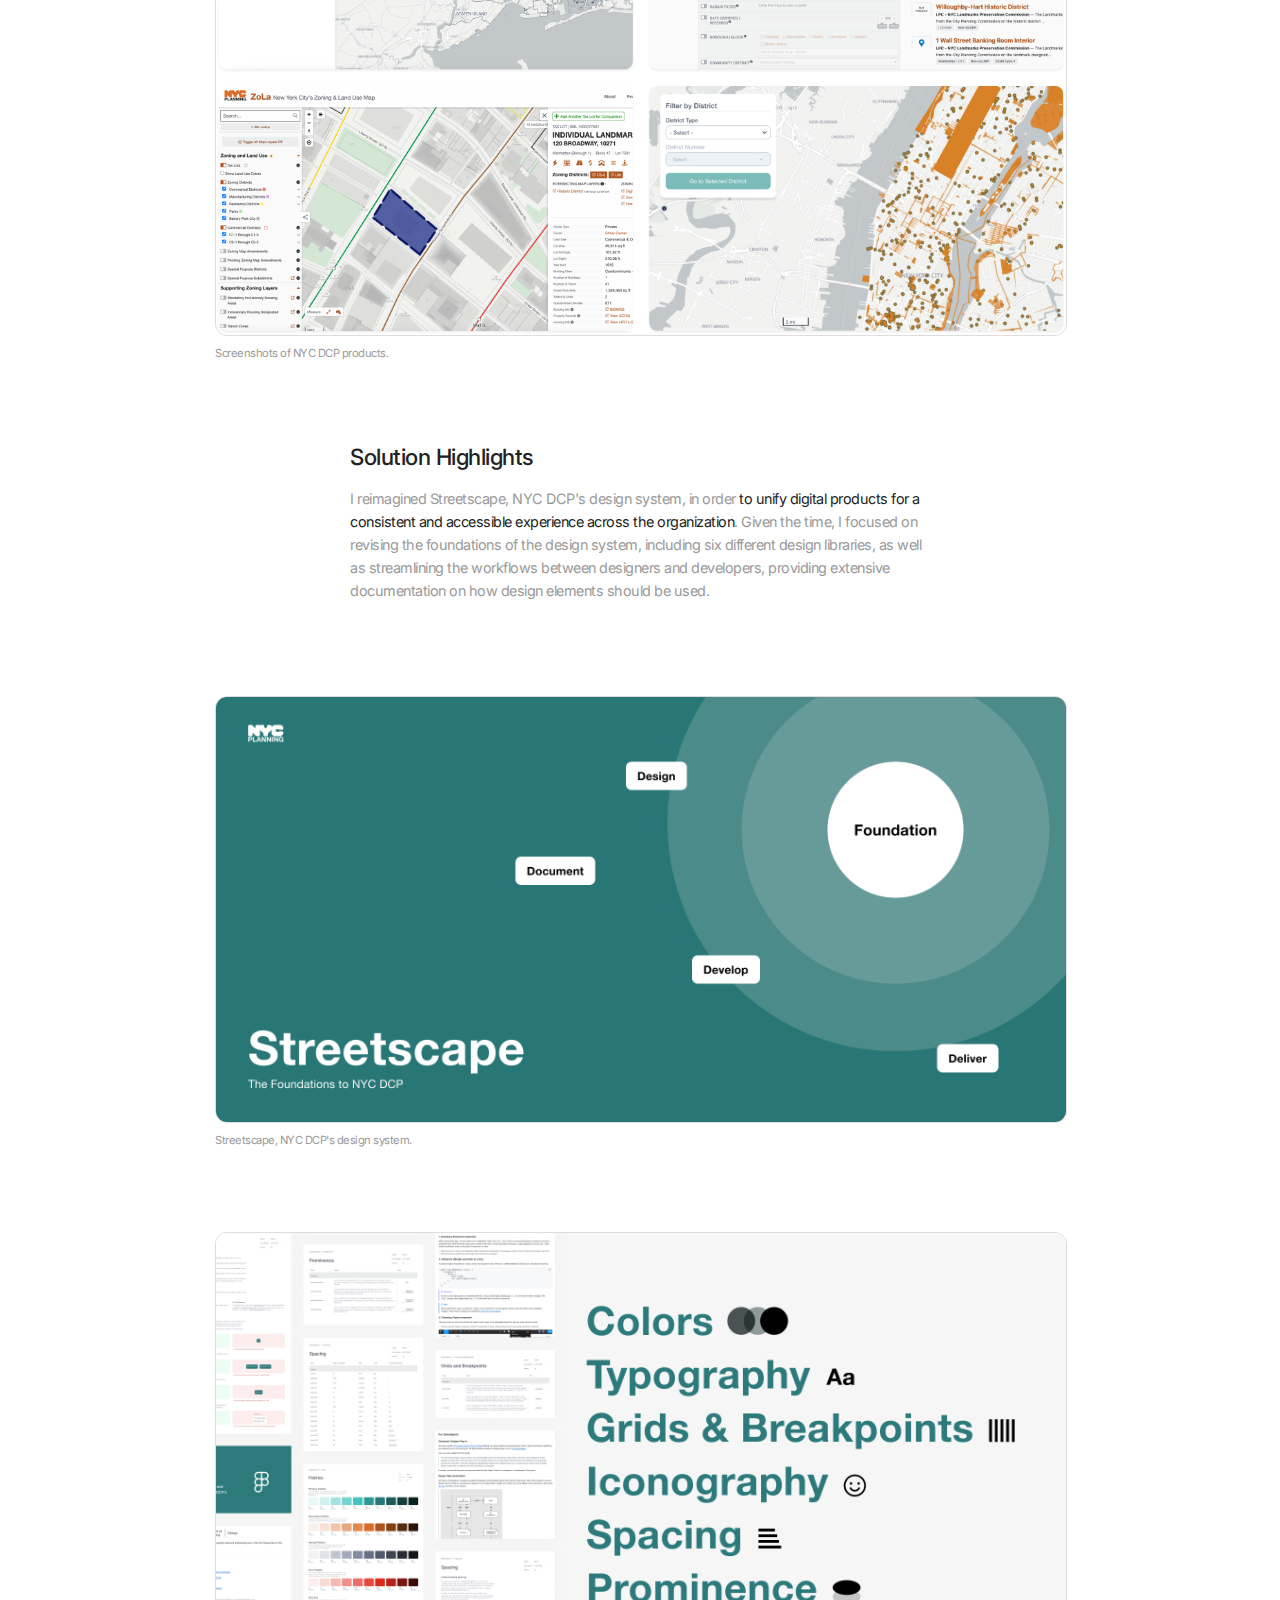
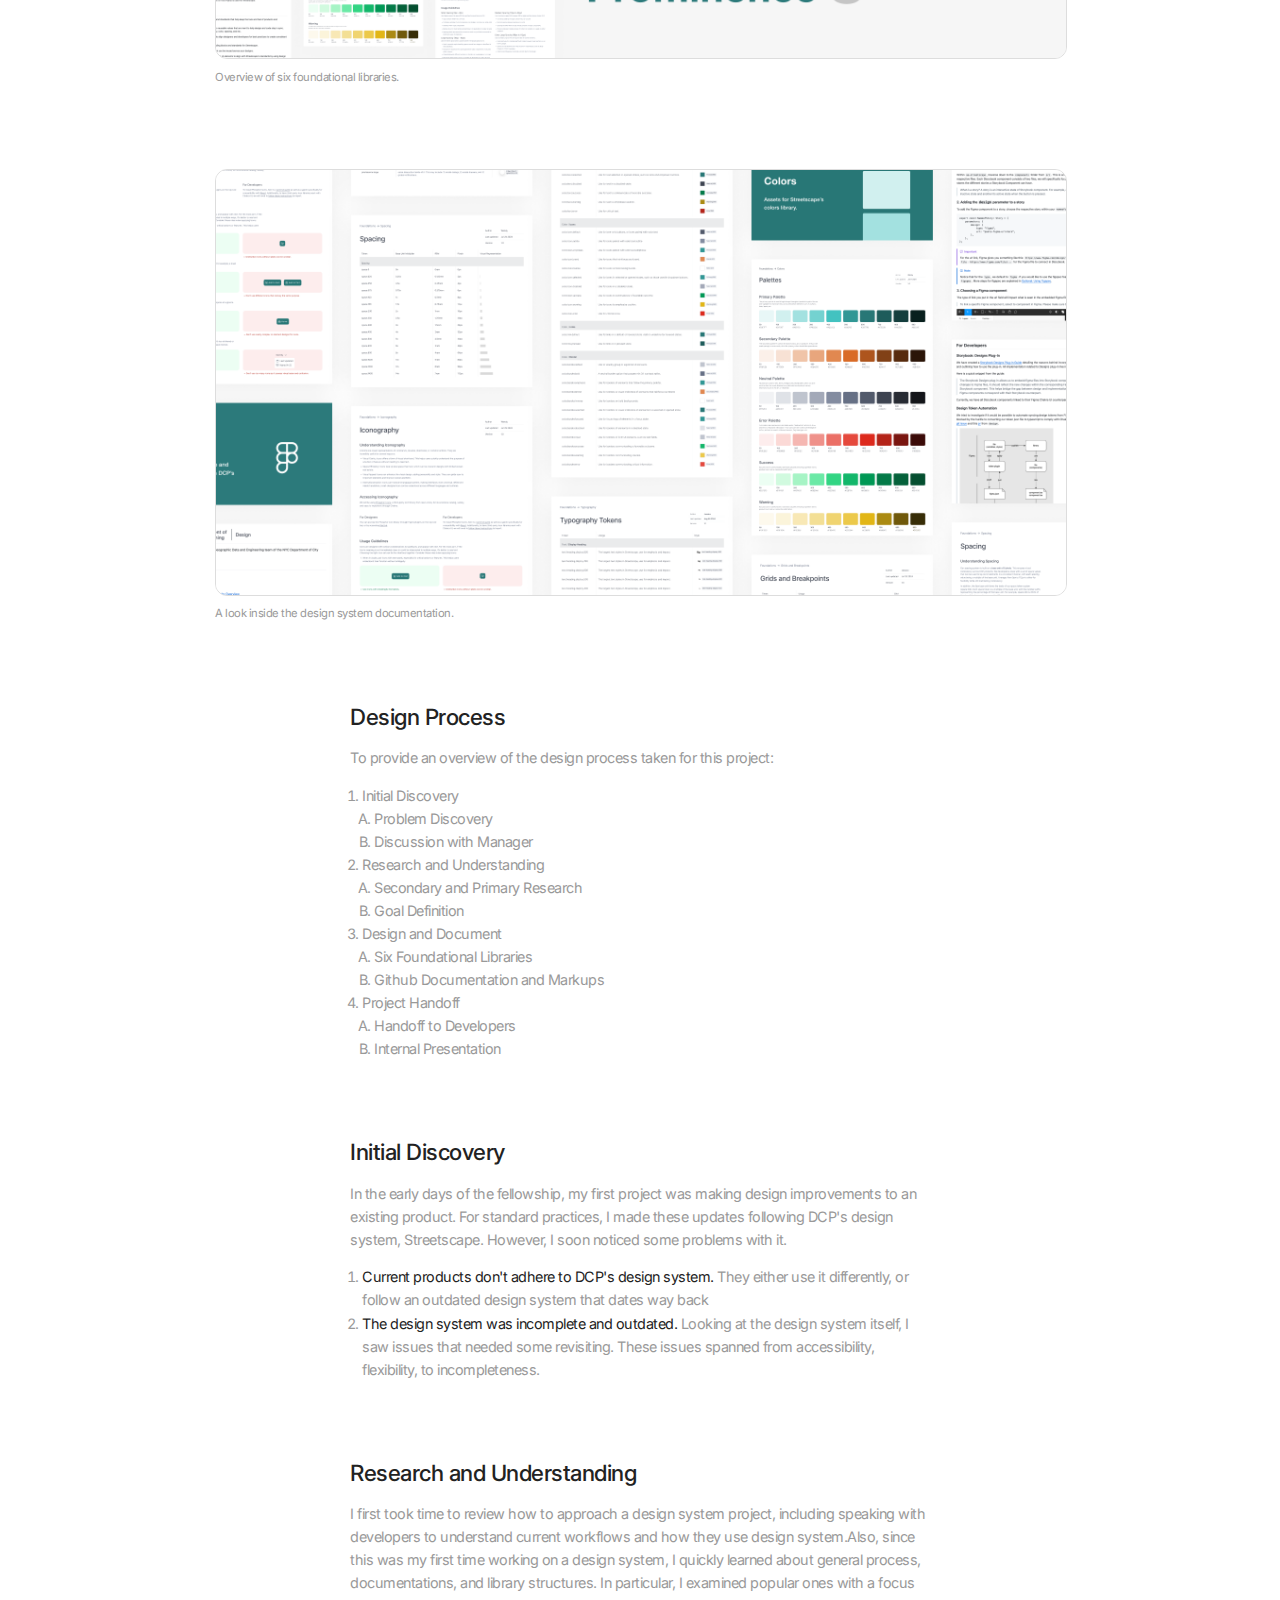
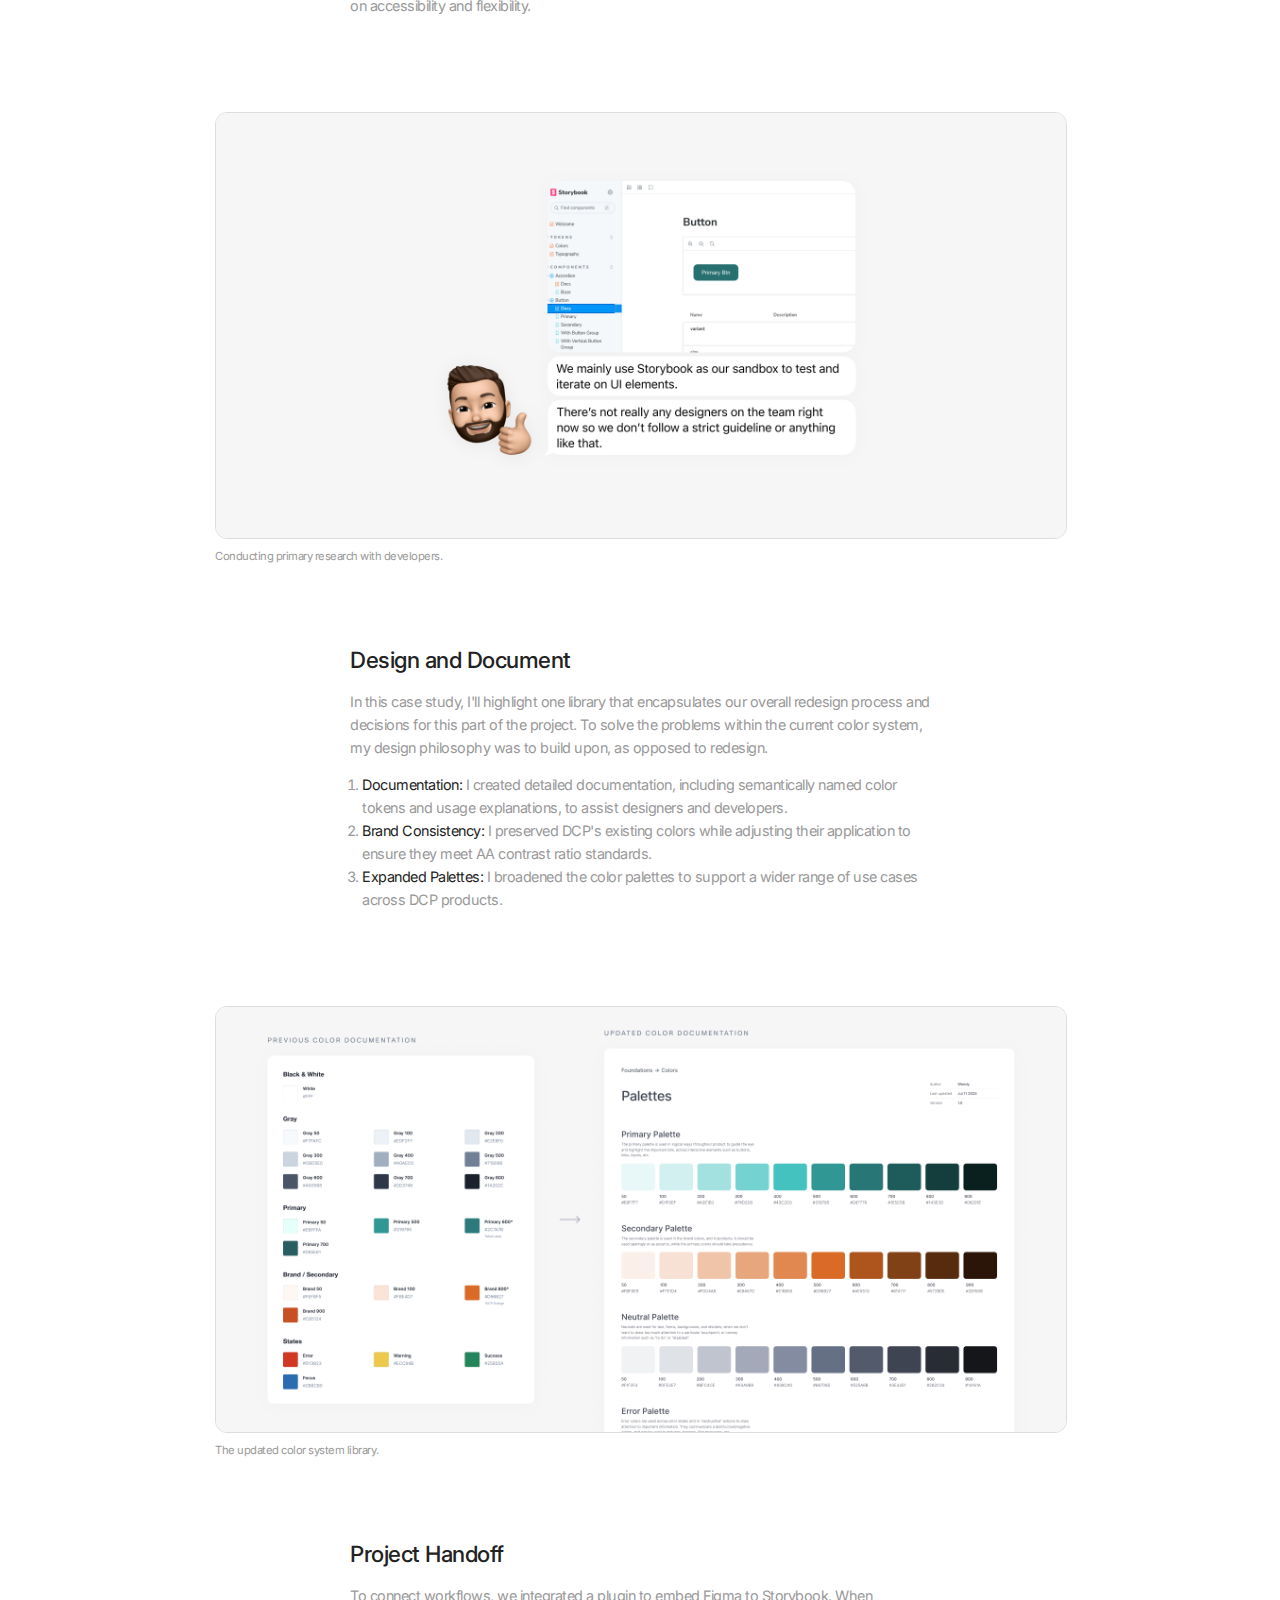
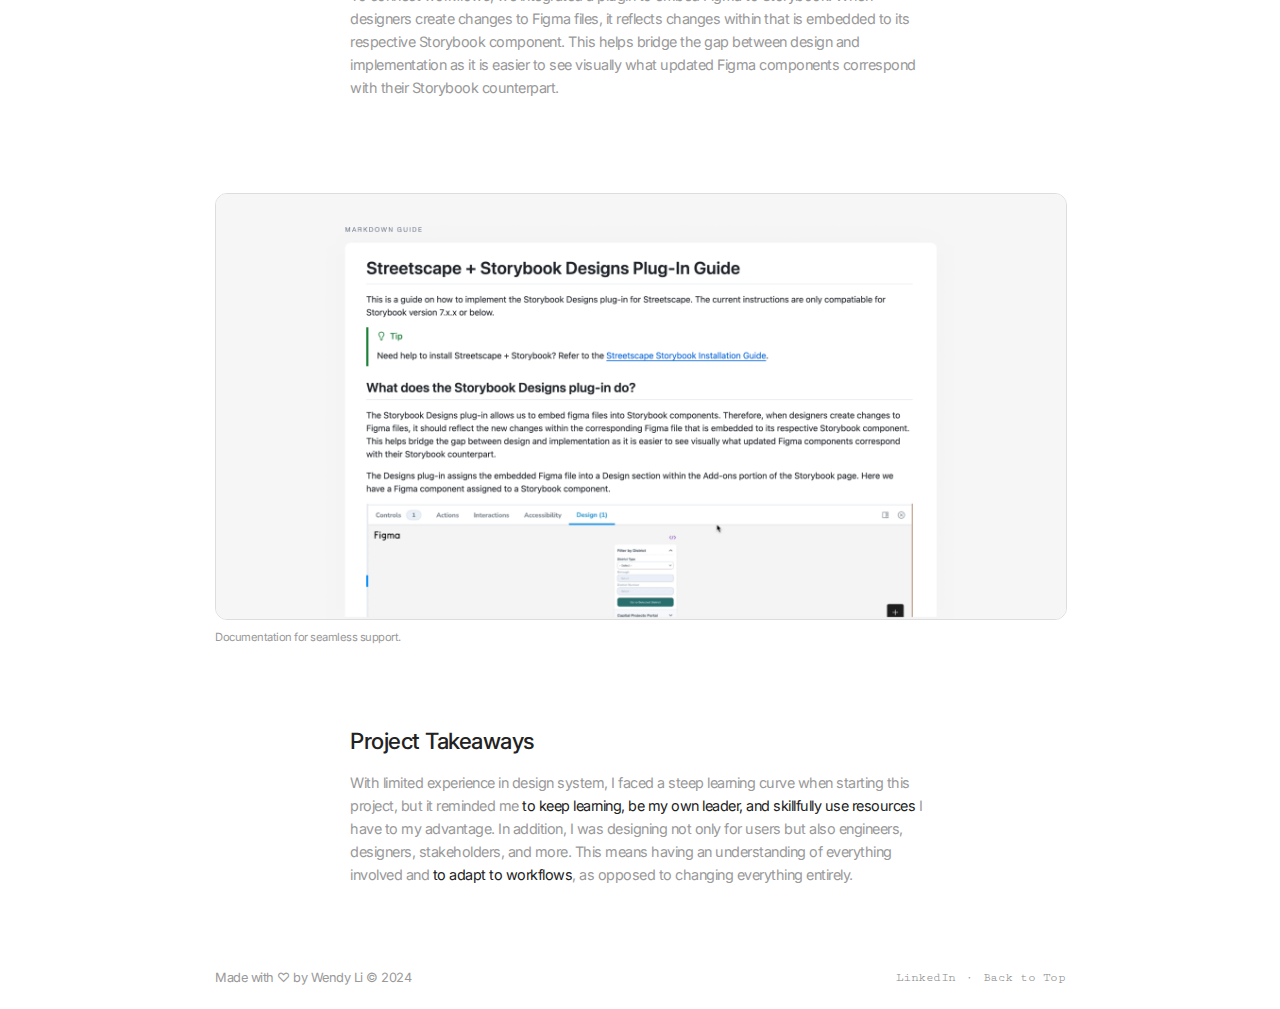
<file: streetscape.html>
<!doctype html>
<html lang="en">
    <head>
        <meta charset="UTF-8">
        <title>Streetscape</title>
        <meta name="description" content="streetscape">
        
        <link rel="preconnect" href="https://fonts.googleapis.com">
        <link rel="preconnect" href="https://fonts.gstatic.com" crossorigin>
        <link href="https://fonts.googleapis.com/css2?family=EB+Garamond:ital,wght@0,400..800;1,400..800&family=Cutive+Mono&display=swap&family=Inter:ital,opsz,wght@0,14..32,100..900;1,14..32,100..900&display=swap" rel="stylesheet">

        <link rel="stylesheet" href="style.css">
    </head>

    <body class="fadeInUp-animation">
        <!-- header -->
        <div id="header">
            <a href="index.html" class="link-1">♡</a>
            <div class="header-links">
                <a href="index.html" class="link-1">Works</a>
                <a href="about.html" class="link-1">About</a>
            </div>
        </div>
        <div class="small">
            <h1 class="home-heading-1">Streetscape Design System</h1>
            <div class="home-text-1">As a UX/UI design fellow for the NYC Department of City Planning, I had the opportunity to work on various projects, from designing information to be more accessible to creating designs to support internal teams. For this case study, I'll be sharing the reimagining of Streetscape, <span class="bold-text">to design DCP products with an accessible and universal experience</span> as well as a more efficient and streamlined workflow between designers and developers.</div>

            <!-- table -->
            <table>
                <tr>
                    <td>Timeline</td>
                    <td>Summer 2024</td>
                </tr>
                <tr>
                    <td>The Team</td>
                    <td>2 UX/UI Designers, 1 Project Manager, 5 Engineers</td>
                </tr>
                <tr>
                    <td>My Role</td>
                    <td>Design System, Research, Documentation, Accessibility</td>
                </tr>
            </table>
        </div>

        <img class="image-2" src="assets/streetscape.png" alt="streetscape project title image">

        <div class="small-2">
            <h2 class="proj-heading-1">Problem Space</h2>
            <p>NYC DCP plans for the future of New York City, committed to making its public data freely available to all members. Specifically, the IT Division of Department of City Planning (DCP) is responsible for all of the agency's digital services and products, including a broad portfolio of internal and public-facing web and mapping tools.</p>

            <p>However, given the diversity of the products, <span class="bold-text">DCP doesn't follow any standardized design guidelines</span>. This can lead to several issues, including:</p>

            <!-- ordered list -->
            <ol>
                <li class="list-item">Inconsistency Across Public-Facing Products</li>
                <li class="list-item">Unclarity of an Organization Identity</li>
                <li class="list-item">Inefficiency Between Cross-Functional Teams</li>
            </ol>
        </div>

        <img class="image-2" src="assets/nyc-dcp-products.png" alt="Screenshots of NYC DCP products">
        <div class="caption">Screenshots of NYC DCP products.</div>

        <div class="small-2">
            <h2 class="proj-heading-1">Solution Highlights</h2>
            <p>I reimagined Streetscape, NYC DCP's design system, in order <span class="bold-text">to unify digital products for a consistent and accessible experience across the organization</span>. Given the time, I focused on revising the foundations of the design system, including six different design libraries, as well as streamlining the workflows between designers and developers, providing extensive documentation on how design elements should be used.</p>
        </div>

        <img class="image-2" src="assets/streetscape-solution.png" alt="Streetscape, NYC DCP's design system">
        <div class="caption">Streetscape, NYC DCP's design system.</div>

        <img class="image-2" src="assets/streetscape-solution-3.png" alt="Overview of six foundational libraries">
        <div class="caption">Overview of six foundational libraries.</div>

        <img class="image-2" src="assets/streetscape-solution-2.png" alt="A look inside the design system documentation">
        <div class="caption">A look inside the design system documentation.</div>

        <div class="small-2">
            <h2 class="proj-heading-1">Design Process</h2>
            <p>To provide an overview of the design process taken for this project:</p>

            <!-- nested list -->
            <ol>
                <li class="list-item">Initial Discovery
                    <ol type="A">
                        <li class="list-item">Problem Discovery</li>
                        <li class="list-item">Discussion with Manager</li>
                    </ol>
                </li>

                <li class="list-item">Research and Understanding
                    <ol type="A">
                        <li class="list-item">Secondary and Primary Research</li>
                        <li class="list-item">Goal Definition</li>
                    </ol>
                </li>

                <li class="list-item">Design and Document
                    <ol type="A">
                        <li class="list-item">Six Foundational Libraries</li>
                        <li class="list-item">Github Documentation and Markups</li>
                    </ol>
                </li>

                <li class="list-item">Project Handoff
                    <ol type="A">
                        <li class="list-item">Handoff to Developers</li>
                        <li class="list-item">Internal Presentation</li>
                    </ol>
                </li>
            </ol>
        </div>

        <div class="small-2">
            <h2 class="proj-heading-1">Initial Discovery</h2>
            <p>In the early days of the fellowship, my first project was making design improvements to an existing product. For standard practices, I made these updates following DCP's design system, Streetscape. However, I soon noticed some problems with it.</p>

            <ol>
                <li class="list-item"><span class="bold-text">Current products don't adhere to DCP's design system.</span> They either use it differently, or follow an outdated design system that dates way back</li>
                <li class="list-item"><span class="bold-text">The design system was incomplete and outdated.</span> Looking at the design system itself, I saw issues that needed some revisiting. These issues spanned from accessibility, flexibility, to incompleteness.</li>
            </ol>
        </div>

        <div class="small-2">
            <h2 class="proj-heading-1">Research and Understanding</h2>
            <p>I first took time to review how to approach a design system project, including speaking with developers to understand current workflows and how they use design system.Also, since this was my first time working on a design system, I quickly learned about general process, documentations, and library structures. In particular, I examined popular ones with a focus on accessibility and flexibility.</p>
        </div>

        <img class="image-2" src="assets/primary-research.png" alt="Conducting primary research with developers">
        <div class="caption">Conducting primary research with developers.</div>

        <div class="small-2">
            <h2 class="proj-heading-1">Design and Document</h2>
            <p>In this case study, I'll highlight one library that encapsulates our overall redesign process and decisions for this part of the project. To solve the problems within the current color system, my design philosophy was to build upon, as opposed to redesign.</p>

            <ol>
                <li class="list-item"><span class="bold-text">Documentation:</span> I created detailed documentation, including semantically named color tokens and usage explanations, to assist designers and developers.</li>
                <li class="list-item"><span class="bold-text">Brand Consistency:</span> I preserved DCP's existing colors while adjusting their application to ensure they meet AA contrast ratio standards.</li>
                <li class="list-item"><span class="bold-text">Expanded Palettes:</span> I broadened the color palettes to support a wider range of use cases across DCP products.</li>
            </ol>
        </div>

        <img class="image-2" src="assets/color-system.png" alt="The updated color system library">
        <div class="caption">The updated color system library.</div>

        <div class="small-2">
            <h2 class="proj-heading-1">Project Handoff</h2>
            <p>To connect workflows, we integrated a plugin to embed Figma to Storybook. When designers create changes to Figma files, it reflects changes within that is embedded to its respective Storybook component. This helps bridge the gap between design and implementation as it is easier to see visually what updated Figma components correspond with their Storybook counterpart.</p>
        </div>

        <img class="image-2" src="assets/storybook.png" alt="Documentation for seamless support">
        <div class="caption">Documentation for seamless support.</div>

        <div class="small-2">
            <h2 class="proj-heading-1">Project Takeaways</h2>
            <p>With limited experience in design system, I faced a steep learning curve when starting this project, but it reminded me <span class="bold-text">to keep learning, be my own leader, and skillfully use resources</span> I have to my advantage. In addition, I was designing not only for users but also engineers, designers, stakeholders, and more. This means having an understanding of everything involved and <span class="bold-text">to adapt to workflows</span>, as opposed to changing everything entirely.</p>
        </div>

        <!-- footer -->
        <div id="footer">
            <div>Made with ♡ by Wendy Li © 2024</div>
            <div class="footer-links">
                <a href="https://www.linkedin.com/in/wantongl/" class="link-1">LinkedIn</a>
                <div>∙</div>
                <a href="#top" class="link-1">Back to Top</a>
            </div>
        </div> 
    </body>

</html>
</file>
<file: style.css>
body {
    font-family:'Inter';
    font-size:0.9rem;
    max-width:850px;
    margin:auto;
    line-height:160%;
    padding:0px 20px 20px 20px;
    color:#999;
    letter-spacing:-0.5px;
}

/* animation code modified from https://dev.to/tiaeastwood/super-simple-css-animation-for-fade-in-on-page-load-2p8m */
@keyframes fadeInUp {
    0% {
      transform: translateY(5%);
      opacity: 0;
    }
    100% {
      transform: translateY(0%);
      opacity: 1;
    }
}
  
.fadeInUp-animation {
    animation: 0.75s fadeInUp;
}

/* id selector */

#header {
    display:flex;
    justify-content:space-between;
    margin:0px auto 80px auto;
    padding:20px 0px 0px 0px;
    position: sticky;
    top: 0;
    backdrop-filter:blur(5px);
}

/* class selector */

.small {
    max-width:580px;
    margin:auto;
}

.small-2 {
    margin:80px auto auto auto;
    max-width:580px;
}

.header-links {
    display:flex;
    justify-content:right;
    gap:20px;
}

.home-heading-1 {
    font-size:2.4rem;
    font-weight:500;
    color:#222;
    line-height:100%;
    margin:auto;
}

.home-heading-2 {
    margin:20px 0px 10px 0px;
    font-weight:500;
    font-size:1.4rem;
    color:#222;
}

.home-heading-3 {
    margin-top:80px;
    font-weight:500;
    font-size:0.9rem;
    color:#222;
}

.footer-links {
    display:flex;
    gap:12px;
    justify-content:right;
}

.cutive {
    font-family:'Cutive Mono';
    color:#888;
}

::selection {
    background: #eef8ff;
    color: #0073ff;
  }

.h-flex {
    display:flex;
    justify-content:left;
    gap:12px;
    align-items:center;
    margin-bottom:40px;
}
.text {
    padding:8px 12px;
    border-radius:8px;
    background-color:#f7f7f7;
    color:#888;
}

.image-1 {
    width:100%;
    border-radius:12px;
    border:1px solid #ddd;
}

.image-2 {
    margin-top:80px;
    width:100%;
    border-radius:12px;
    border:1px solid #ddd;
}

.home-text-1 {
    margin:20px auto 0px auto;
}

.home-text-2 {
    margin-bottom:20px;
}

.link-1 {
    text-decoration:none;
    color:#888;
    font-family:'Cutive Mono';
}

.link-1:hover {
    text-decoration:underline;
}

#footer {
    margin-top:80px;
    display:flex;
    justify-content:space-between;
    font-size:0.8rem;
}

.footer-text {
    font-family:'Cutive Mono';
    font-size:0.9rem;
}

.h-flex-2 {
    display:flex;
    justify-content:space-between;
    margin-bottom:2px;
}

.list-item {
    margin:0px 0px 0px -28px;
    padding:0px;
}

.unordered-list {
    margin:0px;
}

.profile-pic {
    width:50px;
    height:50px;
    border-radius:100px;
}

/* one type selector */

th, td {
    border-bottom:1px solid #eee;
    padding:10px 0px;
}

table {
    width:100%;
    margin-top:20px;
}

.proj-heading-1 {
    font-size:1.4rem;
    font-weight:500;
    color:#222;
}

.caption {
    font-size:0.7rem;
}

.bold-text {
    color:#222;
}
</file>
